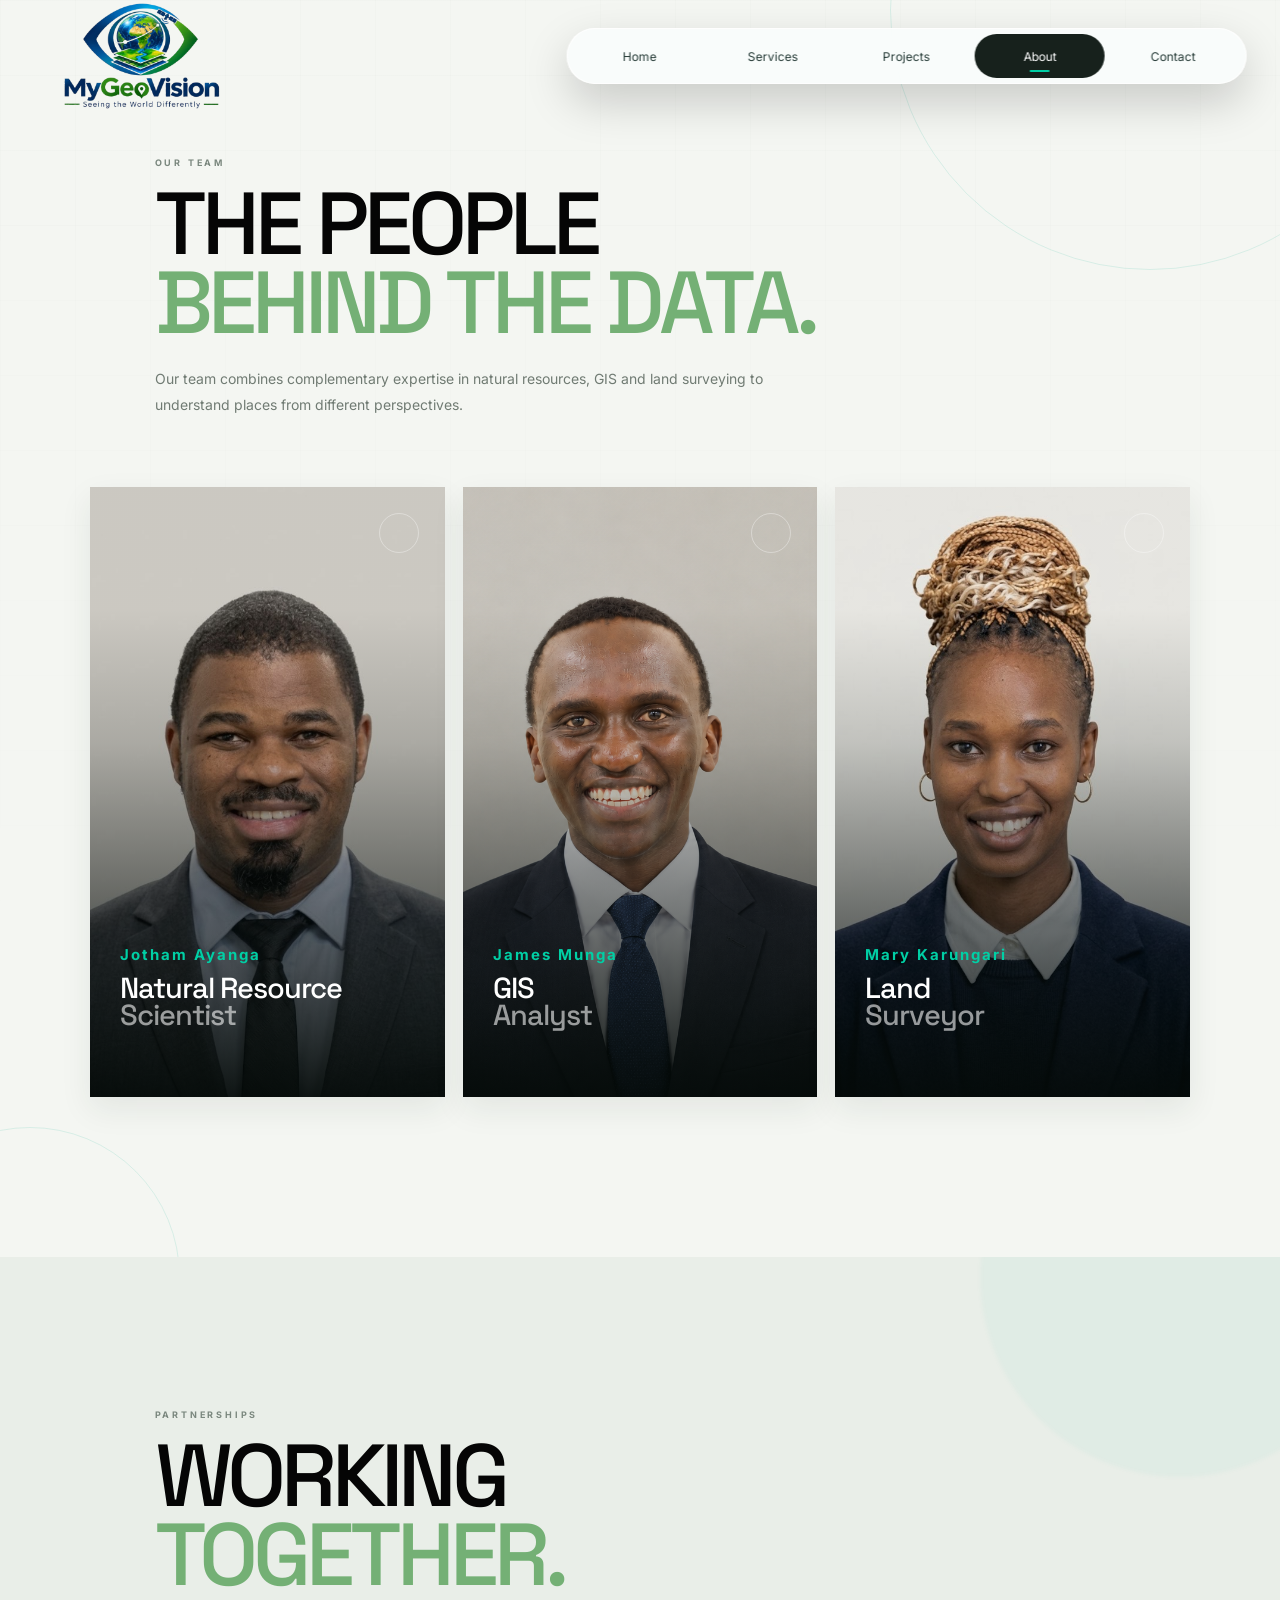
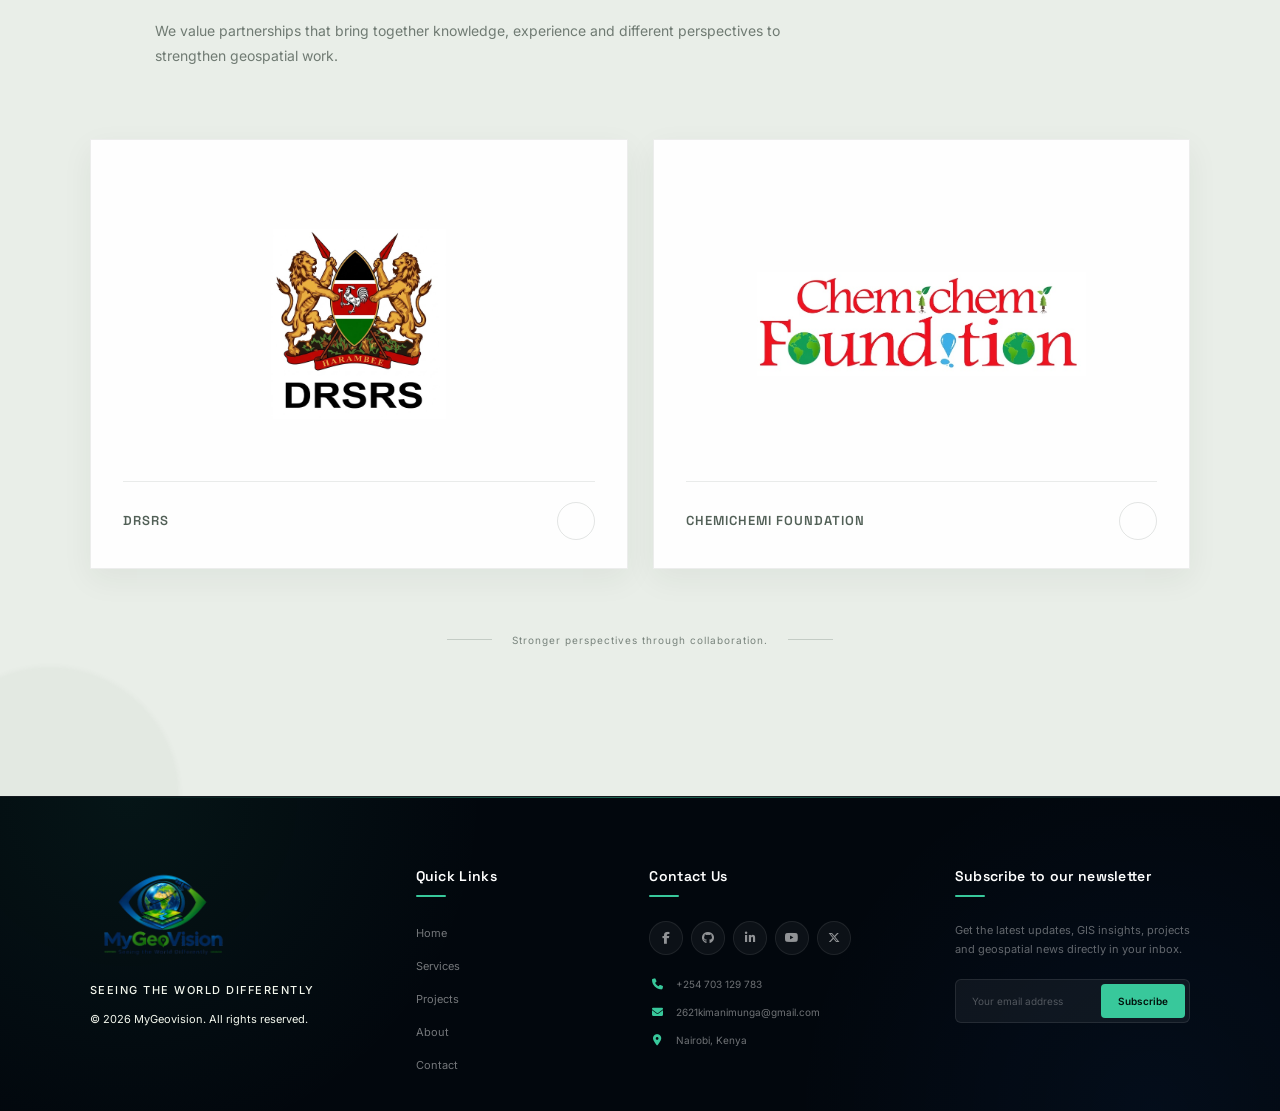
<file: about.html>
<!DOCTYPE html>
<html lang="en">

<head>

    <meta charset="UTF-8">

    <meta
        name="viewport"
        content="width=device-width, initial-scale=1.0"
    >

    <meta
        name="description"
        content="Meet the MyGeovision team and explore our partnerships."
    >

    <title>About | MyGeovision</title>


    <!-- Google Fonts -->

    <link
        rel="preconnect"
        href="https://fonts.googleapis.com"
    >

    <link
        rel="preconnect"
        href="https://fonts.gstatic.com"
        crossorigin
    >

    <link
        href="https://fonts.googleapis.com/css2?family=Inter:wght@400;500;600;700&family=Space+Grotesk:wght@400;500;600;700&display=swap"
        rel="stylesheet"
    >


    <!-- Font Awesome -->

    <link
        rel="stylesheet"
        href="https://cdnjs.cloudflare.com/ajax/libs/font-awesome/6.5.2/css/all.min.css"
        crossorigin="anonymous"
        referrerpolicy="no-referrer"
    >


    <!-- Main Website CSS -->

    <link
        rel="stylesheet"
        href="style2.css"
    >


    <!-- About Page CSS -->

    <link
        rel="stylesheet"
        href="about.css"
    >

</head>


<body>


    <!-- =====================================================
         HEADER
    ====================================================== -->

    <header class="about-header">

        <a
            href="index.html"
            class="about-logo"
        >

            <img
                src="Images/MyGeovision_Logo-removebg-preview.png"
                alt="MyGeovision"
            >

        </a>


        <nav class="about-navigation">

            <a href="index.html">
                Home
            </a>

            <a href="services.html">
                Services
            </a>

            <a href="projects.html">
                Projects
            </a>

            <a
                href="about.html"
                class="active"
            >
                About
            </a>

            <a href="contacts.html">
                Contact
            </a>

        </nav>


        <button
            class="about-menu"
            type="button"
            aria-label="Open menu"
            aria-expanded="false"
        >

            <span></span>
            <span></span>
            <span></span>

        </button>

    </header>


    <!-- =====================================================
         MOBILE NAVIGATION
    ====================================================== -->

    <nav class="about-mobile-navigation">

        <a href="index.html">
            Home
        </a>

        <a href="services.html">
            Services
        </a>

        <a href="projects.html">
            Projects
        </a>

        <a
            href="about.html"
            class="active"
        >
            About
        </a>

        <a href="contacts.html">
            Contact
        </a>

    </nav>


    <main>


        <!-- =================================================
             THE PEOPLE BEHIND THE DATA
        ================================================== -->

        <section class="people-section">


            <!-- Decorative background -->

            <div class="people-background">

                <span class="background-circle circle-one"></span>

                <span class="background-circle circle-two"></span>

                <span class="background-grid"></span>

            </div>


            <div class="people-container">


                <!-- SECTION HEADING -->

                <div class="about-heading">

                    <div class="heading-number">
                        
                    </div>


                    <div class="heading-content">

                        <span class="section-eyebrow">
                            OUR TEAM
                        </span>

                        <h1>
                            THE PEOPLE
                            <span>BEHIND THE DATA.</span>
                        </h1>

                        <p>
                            Our team combines complementary expertise
                            in natural resources, GIS and land surveying
                            to understand places from different
                            perspectives.
                        </p>

                    </div>

                </div>


                <!-- TEAM -->

                <div class="people-grid">


                    <!-- PERSON 1 -->

                    <article
                        class="person-card"
                        data-person="01"
                    >

                        <div class="person-image">

                            <img
                                src="Images/person1.png"
                                alt="Natural Resource Scientist"
                            >

                        </div>


                        <div class="person-shade"></div>


                        <div class="person-top">

                            <span>
                                
                            </span>

                            <i class="fa-solid fa-arrow-up-right"></i>

                        </div>


                        <div class="person-info">

                            <span class="person-category">
                                Jotham Ayanga
                            </span>

                            <h2>
                                Natural Resource
                                <strong>
                                    Scientist
                                </strong>
                            </h2>

                            <p>
                                Brings environmental and
                                natural-resource knowledge to
                                understanding landscapes,
                                ecosystems and the relationship
                                between people and their environment.
                            </p>


                            <!-- <div class="person-tags">

                                <span>
                                    Landscape
                                </span>

                                <span>
                                    Environment
                                </span>

                                <span>
                                    Resources
                                </span>

                            </div> -->

                        </div>

                    </article>


                    <!-- PERSON 2 -->

                    <article
                        class="person-card"
                        data-person="02"
                    >

                        <div class="person-image">

                            <img
                                src="Images/person2.png"
                                alt="GIS Analyst"
                            >

                        </div>


                        <div class="person-shade"></div>


                        <div class="person-top">

                            <span>
                                
                            </span>

                            <i class="fa-solid fa-arrow-up-right"></i>

                        </div>


                        <div class="person-info">

                            <span class="person-category">
                                James Munga
                            </span>

                            <h2>
                                GIS
                                <strong>
                                    Analyst
                                </strong>
                            </h2>

                            <p>
                                Transforms spatial data into
                                meaningful maps, analysis and
                                visual information through GIS,
                                spatial analysis and visualization.
                            </p>


                            <!-- <div class="person-tags">

                                <span>
                                    GIS
                                </span>

                                <span>
                                    Analysis
                                </span>

                                <span>
                                    Mapping
                                </span>

                            </div> -->

                        </div>

                    </article>


                    <!-- PERSON 3 -->

                    <article
                        class="person-card"
                        data-person="03"
                    >

                        <div class="person-image">

                            <img
                                src="Images/person3.png"
                                alt="Land Surveyor"
                            >

                        </div>


                        <div class="person-shade"></div>


                        <div class="person-top">

                            <span>
                                
                            </span>

                            <i class="fa-solid fa-arrow-up-right"></i>

                        </div>


                        <div class="person-info">

                            <span class="person-category">
                                Mary Karungari
                            </span>

                            <h2>
                                Land
                                <strong>
                                    Surveyor
                                </strong>
                            </h2>

                            <p>
                                Provides accurate ground-based
                                measurements and land information,
                                connecting field observations with
                                digital geospatial datasets.
                            </p>


                            <!-- <div class="person-tags">

                                <span>
                                    Land
                                </span>

                                <span>
                                    Surveying
                                </span>

                                <span>
                                    Positioning
                                </span>

                            </div> -->

                        </div>

                    </article>

                </div>

            </div>

        </section>



        <!-- =================================================
             PARTNERSHIPS
        ================================================== -->

        <section class="partnership-section">


            <!-- Simple background -->

            <div class="partnership-background">

                <span class="partnership-orb orb-one"></span>

                <span class="partnership-orb orb-two"></span>

            </div>


            <div class="partnership-container">


                <!-- HEADING -->

                <div class="about-heading partnership-heading">

                    <div class="heading-number">
                        
                    </div>


                    <div class="heading-content">

                        <span class="section-eyebrow">
                            PARTNERSHIPS
                        </span>

                        <h1>
                            WORKING
                            <span>TOGETHER.</span>
                        </h1>

                        <p>
                            We value partnerships that bring together
                            knowledge, experience and different
                            perspectives to strengthen geospatial work.
                        </p>

                    </div>

                </div>


                <!-- LOGOS -->

                <div class="partnership-grid">


                    <!-- DRSRS -->

                    <div class="partner-card">

                        <div class="partner-number">
                            
                        </div>


                        <!-- <div class="partner-label">
                            PARTNERSHIP
                        </div> -->


                        <div class="partner-logo">

                            <img
                                src="Images/DRSRS.png"
                                alt="DRSRS logo"
                            >

                        </div>


                        <div class="partner-footer">

                            <span>
                                DRSRS 
                            </span>

                            <div class="partner-arrow">

                                <i class="fa-solid fa-arrow-up-right"></i>

                            </div>

                        </div>

                    </div>



                    <!-- CHEMICHEMI -->

                    <div class="partner-card">
<!-- 
                        <div class="partner-number">
                            02
                        </div>


                        <div class="partner-label">
                            PARTNERSHIP
                        </div> -->


                        <div class="partner-logo">

                            <img
                                src="Images/Chemichemi Foundation Logo.png"
                                alt="Chemichemi logo"
                            >

                        </div>


                        <div class="partner-footer">

                            <span>
                                CHEMICHEMI FOUNDATION
                            </span>

                            <div class="partner-arrow">

                                <i class="fa-solid fa-arrow-up-right"></i>

                            </div>

                        </div>

                    </div>

                </div>


                <!-- SMALL CLOSING LINE -->

                <div class="partnership-note">

                    <span></span>

                    <p>
                        Stronger perspectives through collaboration.
                    </p>

                    <span></span>

                </div>

            </div>

        </section>

    </main>



    <!-- =====================================================
         FOOTER
    ====================================================== -->

    <footer class="footer">

        <div class="footer-container">


            <!-- BRAND -->

            <div class="footer-section footer-brand">

                <a
                    href="index.html"
                    class="footer-logo-link"
                >

                    <img
                        src="Images/MyGeovision_Logo-removebg-preview.png"
                        alt="MyGeovision"
                        class="footer-logo"
                    >

                </a>

                <p class="footer-tagline">
                    Seeing the World Differently
                </p>

                <p class="footer-copyright">
                    © 2026 MyGeovision. All rights reserved.
                </p>

            </div>


            <!-- QUICK LINKS -->

            <div class="footer-section">

                <h3>
                    Quick Links
                </h3>

                <ul class="footer-links">

                    <li>
                        <a href="index.html">
                            Home
                        </a>
                    </li>

                    <li>
                        <a href="services.html">
                            Services
                        </a>
                    </li>

                    <li>
                        <a href="projects.html">
                            Projects
                        </a>
                    </li>

                    <li>
                        <a href="about.html">
                            About
                        </a>
                    </li>

                    <li>
                        <a href="contacts.html">
                            Contact
                        </a>
                    </li>

                </ul>

            </div>


            <!-- CONTACT -->

            <div class="footer-section">

                <h3>
                    Contact Us
                </h3>


                <div class="footer-socials">

                    <a
                        href="https://www.facebook.com/profile.php?id=100085487375856"
                        target="_blank"
                        rel="noopener noreferrer"
                        class="footer-social facebook"
                        aria-label="Facebook"
                    >
                        <i class="fa-brands fa-facebook-f"></i>
                    </a>


                    <a
                        href="https://github.com/James-Munga"
                        target="_blank"
                        rel="noopener noreferrer"
                        class="footer-social github"
                        aria-label="GitHub"
                    >
                        <i class="fa-brands fa-github"></i>
                    </a>


                    <a
                        href="https://www.linkedin.com/in/james-kimani-4a7207312"
                        target="_blank"
                        rel="noopener noreferrer"
                        class="footer-social linkedin"
                        aria-label="LinkedIn"
                    >
                        <i class="fa-brands fa-linkedin-in"></i>
                    </a>


                    <a
                        href="https://www.youtube.com/@JamesKimani-w2r"
                        target="_blank"
                        rel="noopener noreferrer"
                        class="footer-social youtube"
                        aria-label="YouTube"
                    >
                        <i class="fa-brands fa-youtube"></i>
                    </a>


                    <a
                        href="https://x.com/keymani623659"
                        target="_blank"
                        rel="noopener noreferrer"
                        class="footer-social twitter"
                        aria-label="X"
                    >
                        <i class="fa-brands fa-x-twitter"></i>
                    </a>

                </div>


                <a
                    href="tel:+254703129783"
                    class="footer-contact-line"
                >

                    <i class="fa-solid fa-phone"></i>

                    <span>
                        +254 703 129 783
                    </span>

                </a>


                <a
                    href="mailto:2621kimanimunga@gmail.com"
                    class="footer-contact-line"
                >

                    <i class="fa-solid fa-envelope"></i>

                    <span>
                        2621kimanimunga@gmail.com
                    </span>

                </a>


                <div class="footer-contact-line">

                    <i class="fa-solid fa-location-dot"></i>

                    <span>
                        Nairobi, Kenya
                    </span>

                </div>

            </div>


            <!-- NEWSLETTER -->

            <div class="footer-section newsletter">

                <h3>
                    Subscribe to our newsletter
                </h3>

                <p>
                    Get the latest updates, GIS insights,
                    projects and geospatial news directly
                    in your inbox.
                </p>


                <form
                    class="newsletter-form"
                    id="newsletterForm"
                >

                    <input
                        type="email"
                        id="newsletterEmail"
                        placeholder="Your email address"
                        required
                    >

                    <button type="submit">
                        Subscribe
                    </button>

                </form>


                <div
                    class="newsletter-message"
                    id="newsletterMessage"
                >
                    Thank you for subscribing!
                </div>

            </div>

        </div>

    </footer>


    <script src="script2.js"></script>

</body>

</html>
</file>
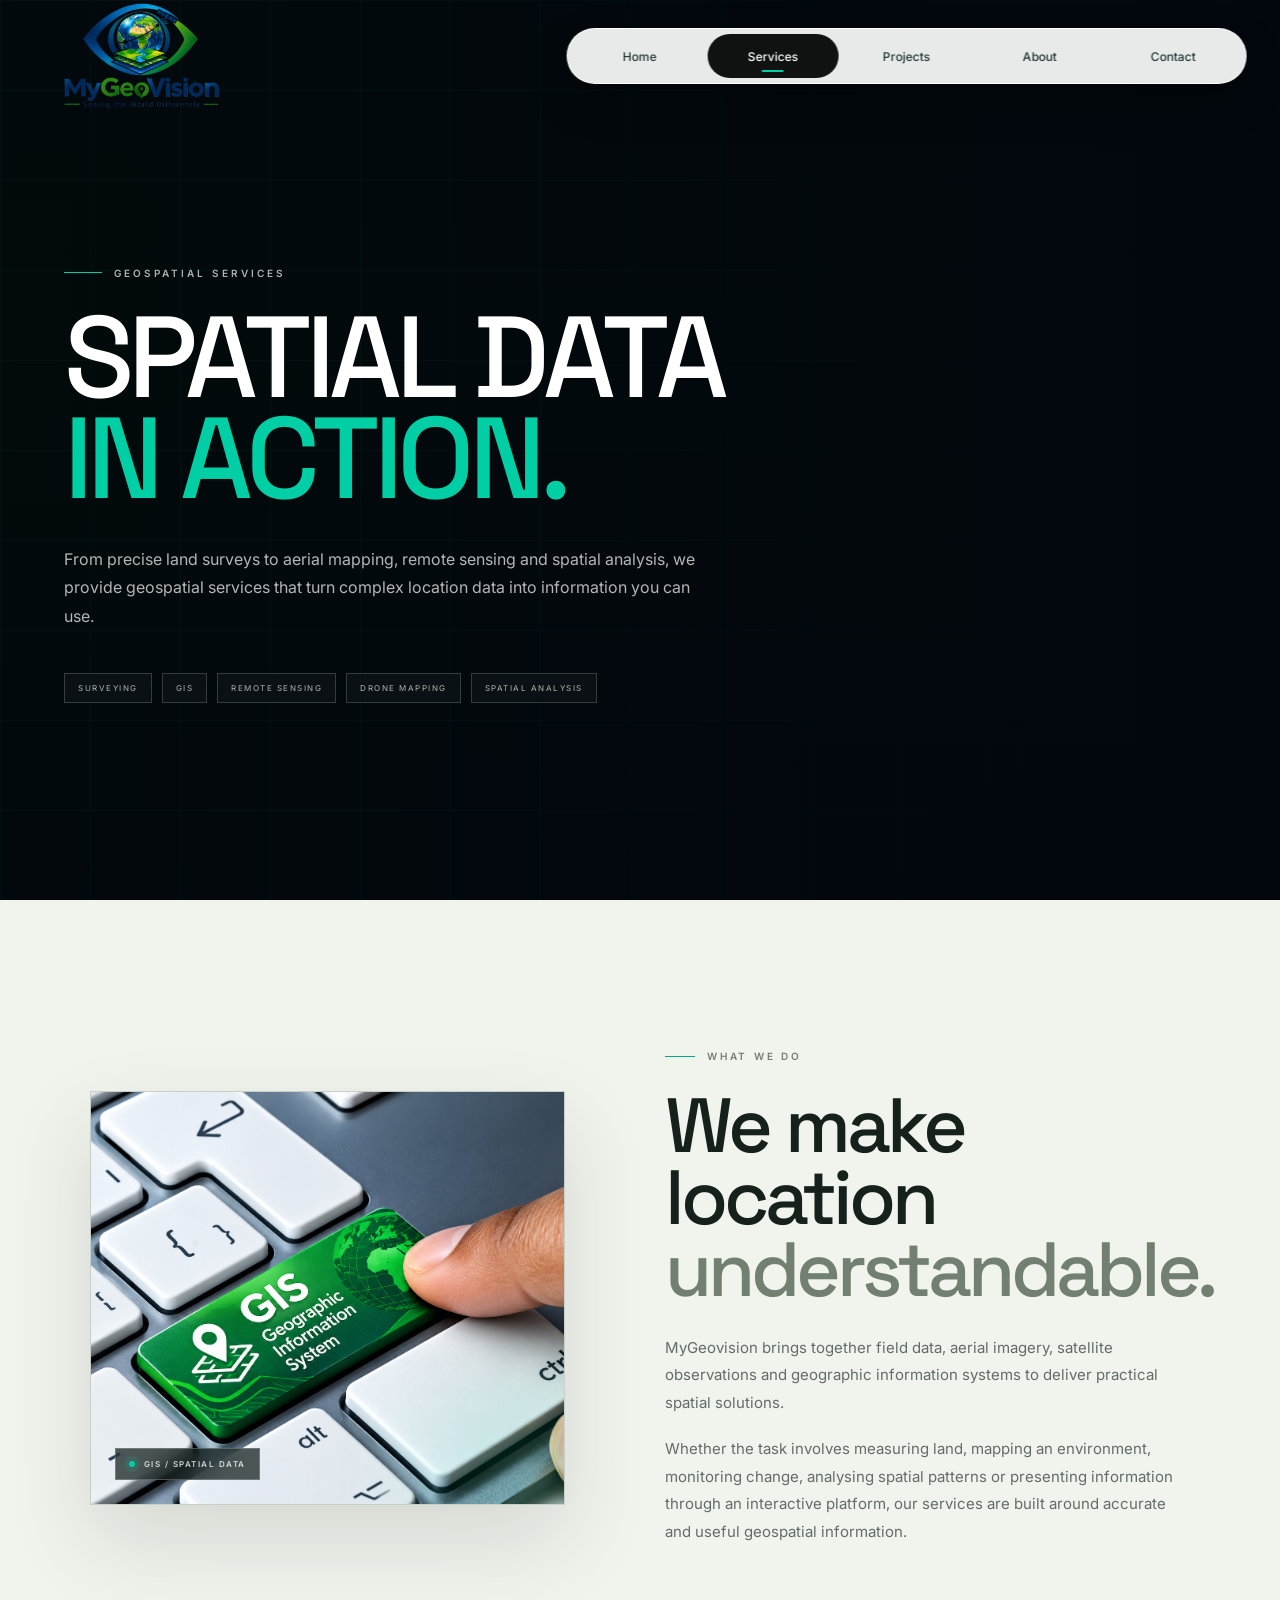
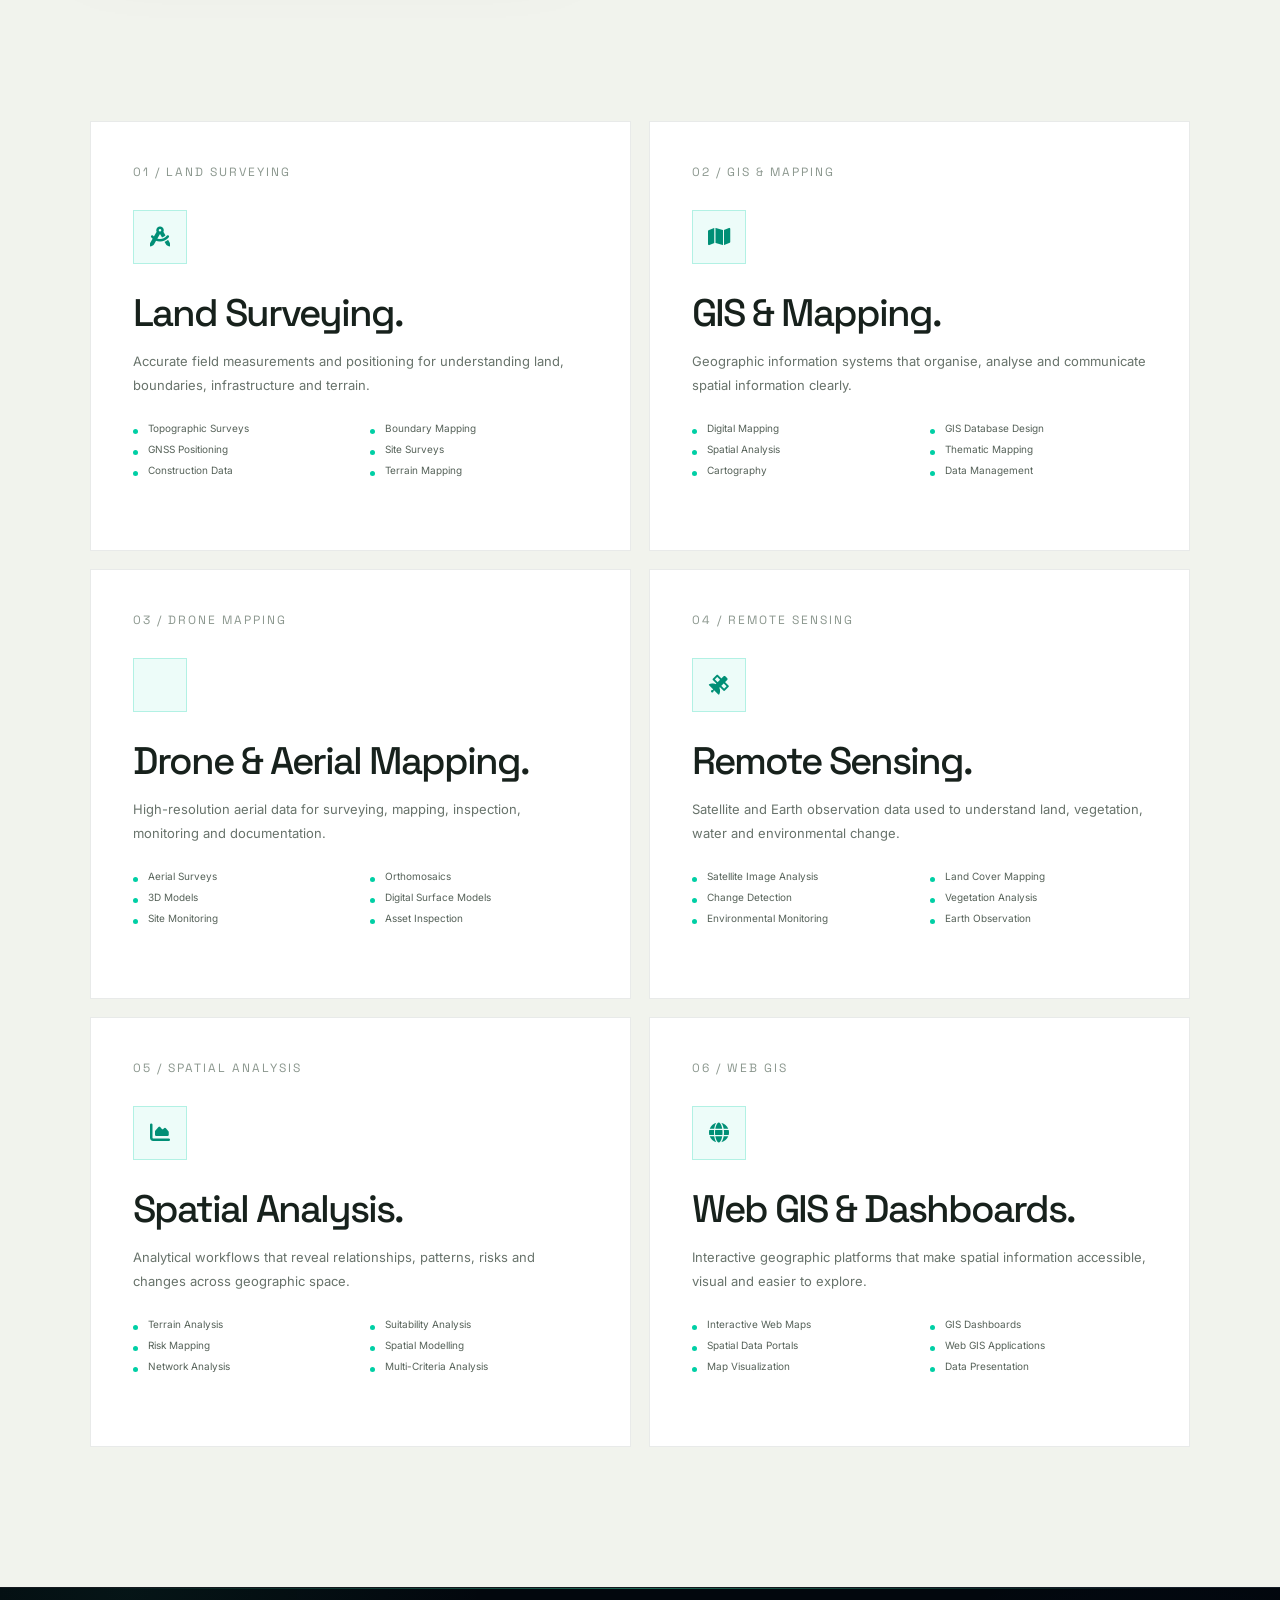
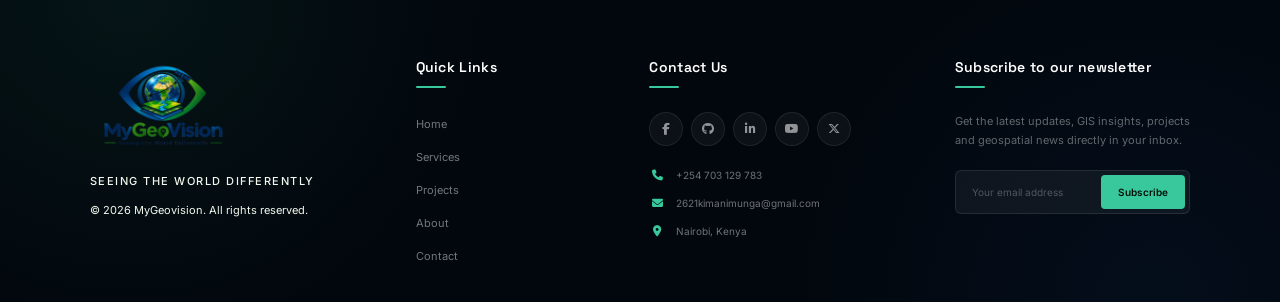
<file: services.html>
<!DOCTYPE html>

<html lang="en">

<head>

<meta charset="UTF-8">

<meta
    name="viewport"
    content="width=device-width, initial-scale=1.0"
>

<meta
    name="description"
    content="MyGeovision provides GIS, surveying, drone mapping, remote sensing, spatial analysis and geospatial data services."
>

<meta
    name="theme-color"
    content="#07110f"
>

<title>Services | MyGeovision</title>


<!-- =========================================================
     GOOGLE FONTS
========================================================== -->

<link rel="preconnect" href="https://fonts.googleapis.com">

<link
    rel="preconnect"
    href="https://fonts.gstatic.com"
    crossorigin
>

<link
    href="https://fonts.googleapis.com/css2?family=Inter:wght@400;500;600;700&family=Space+Grotesk:wght@400;500;600;700&display=swap"
    rel="stylesheet"
>


<!-- =========================================================
     FONT AWESOME
========================================================== -->

<link
    rel="stylesheet"
    href="https://cdnjs.cloudflare.com/ajax/libs/font-awesome/6.5.2/css/all.min.css"
    crossorigin="anonymous"
    referrerpolicy="no-referrer"
>


<!-- =========================================================
     GLOBAL STYLE
========================================================== -->

<link
    rel="stylesheet"
    href="style2.css"
>


<!-- =========================================================
     SERVICES STYLE
========================================================== -->

<link
    rel="stylesheet"
    href="services.css"
>

</head>

<body class="services-page">

<!-- =========================================================
     NAVIGATION
========================================================== -->

<header
    class="navbar"
    id="navbar"
>

    <a
        href="index.html"
        class="brand"
        aria-label="MyGeovision Home"
    >

        <img
            src="Images/MyGeovision_Logo-removebg-preview.png"
            alt="MyGeovision"
            class="brand-logo"
        >

    </a>


    <nav
        class="nav-pill"
        aria-label="Primary navigation"
    >

        <a href="index.html">
            Home
        </a>

        <a
            href="services.html"
            class="active"
            aria-current="page"
        >
            Services
        </a>

        <a href="projects.html">
            Projects
        </a>

        <a href="about.html">
            About
        </a>

        <a href="contact.html">
            Contact
        </a>

    </nav>


    <button
        class="menu-button"
        type="button"
        aria-label="Open navigation menu"
        aria-expanded="false"
        aria-controls="mobile-menu"
    >

        <span class="menu-icon">
            <span></span>
            <span></span>
            <span></span>
        </span>

    </button>

</header>



<!-- =========================================================
     MOBILE NAVIGATION
========================================================== -->

<nav
    class="mobile-menu"
    id="mobile-menu"
    aria-label="Mobile navigation"
>

    <a href="index.html">
        Home
    </a>

    <a
        href="services.html"
        class="active"
        aria-current="page"
    >
        Services
    </a>

    <a href="projects.html">
        Projects
    </a>

    <a href="about.html">
        About
    </a>

    <a href="contact.html">
        Contact
    </a>

</nav>



<!-- =========================================================
     MAIN CONTENT
========================================================== -->

<main>


    <!-- =====================================================
         SERVICES HERO
    ====================================================== -->

    <section class="services-hero">


        <!-- HERO BACKGROUND VIDEO -->

        <video
            class="services-hero-video"
            autoplay
            muted
            loop
            playsinline
            preload="auto"
            aria-hidden="true"
        >

            <source
                src="Video/About Background.mp4"
                type="video/mp4"
            >

        </video>


        <!-- HERO DARK OVERLAY -->

        <div
            class="services-hero-overlay"
            aria-hidden="true"
        ></div>


        <!-- SUBTLE GIS GRID -->

        <div
            class="services-hero-grid"
            aria-hidden="true"
        ></div>


        <!-- HERO CONTENT -->

        <div class="services-hero-content reveal-up">


            <div class="services-kicker">
                GEOSPATIAL SERVICES
            </div>


            <h1>
                SPATIAL DATA
                <span>IN ACTION.</span>
            </h1>


            <p class="services-hero-text">

                From precise land surveys to aerial mapping,
                remote sensing and spatial analysis, we provide
                geospatial services that turn complex location
                data into information you can use.

            </p>


            <div class="services-hero-meta">

                <span>
                    Surveying
                </span>

                <span>
                    GIS
                </span>

                <span>
                    Remote Sensing
                </span>

                <span>
                    Drone Mapping
                </span>

                <span>
                    Spatial Analysis
                </span>

            </div>


        </div>

    </section>



    <!-- =====================================================
         INTRODUCTION
    ====================================================== -->

    <section class="services-intro">


        <div class="services-intro-inner reveal-up">


            <!-- =================================================
                 GIS IMAGE
            ================================================== -->

            <div class="services-intro-visual">

                <div class="intro-image-frame">

                    <img
                        src="Images/GSI Keyboard.png"
                        alt="GIS spatial data analysis"
                        loading="lazy"
                    >


                    <div
                        class="intro-image-glow"
                        aria-hidden="true"
                    ></div>


                    <div class="intro-image-label">

                        <span></span>

                        GIS / SPATIAL DATA

                    </div>

                </div>

            </div>



            <!-- =================================================
                 INTRODUCTION TEXT
            ================================================== -->

            <div class="services-intro-content">


                <div class="services-label">
                    WHAT WE DO
                </div>


                <h2>
                    We make location
                    <span>understandable.</span>
                </h2>


                <p>

                    MyGeovision brings together field data,
                    aerial imagery, satellite observations and
                    geographic information systems to deliver
                    practical spatial solutions.

                </p>


                <p>

                    Whether the task involves measuring land,
                    mapping an environment, monitoring change,
                    analysing spatial patterns or presenting
                    information through an interactive platform,
                    our services are built around accurate and
                    useful geospatial information.

                </p>


            </div>


        </div>

    </section>



    <!-- =====================================================
         SERVICES GRID
    ====================================================== -->

    <section class="services-grid-section">


        <div class="services-grid">


            <!-- =================================================
                 SERVICE 01
            ================================================== -->

            <article class="service-card reveal-up">


                <div>


                    <div class="service-number">
                        01 / LAND SURVEYING
                    </div>


                    <div class="service-icon">

                        <i class="fa-solid fa-compass-drafting"></i>

                    </div>


                    <h3>
                        Land
                        Surveying.
                    </h3>


                    <p>

                        Accurate field measurements and
                        positioning for understanding land,
                        boundaries, infrastructure and terrain.

                    </p>


                    <ul class="service-list">

                        <li>
                            Topographic Surveys
                        </li>

                        <li>
                            Boundary Mapping
                        </li>

                        <li>
                            GNSS Positioning
                        </li>

                        <li>
                            Site Surveys
                        </li>

                        <li>
                            Construction Data
                        </li>

                        <li>
                            Terrain Mapping
                        </li>

                    </ul>


                </div>

<!-- 
                <a
                    href="contact.html"
                    class="service-link"
                >

                    Discuss a Survey

                    <i class="fa-solid fa-arrow-right"></i>

                </a> -->


            </article>



            <!-- =================================================
                 SERVICE 02
            ================================================== -->

            <article class="service-card reveal-up">


                <div>


                    <div class="service-number">
                        02 / GIS & MAPPING
                    </div>


                    <div class="service-icon">

                        <i class="fa-solid fa-map"></i>

                    </div>


                    <h3>
                        GIS &
                        Mapping.
                    </h3>


                    <p>

                        Geographic information systems that
                        organise, analyse and communicate
                        spatial information clearly.

                    </p>


                    <ul class="service-list">

                        <li>
                            Digital Mapping
                        </li>

                        <li>
                            GIS Database Design
                        </li>

                        <li>
                            Spatial Analysis
                        </li>

                        <li>
                            Thematic Mapping
                        </li>

                        <li>
                            Cartography
                        </li>

                        <li>
                            Data Management
                        </li>

                    </ul>


                </div>


                <!-- <a
                    href="contact.html"
                    class="service-link"
                >

                    Discuss a GIS Project

                    <i class="fa-solid fa-arrow-right"></i>

                </a> -->


            </article>



            <!-- =================================================
                 SERVICE 03
            ================================================== -->

            <article class="service-card reveal-up">


                <div>


                    <div class="service-number">
                        03 / DRONE MAPPING
                    </div>


                    <div class="service-icon">

                        <i class="fa-solid fa-drone"></i>

                    </div>


                    <h3>
                        Drone &
                        Aerial Mapping.
                    </h3>


                    <p>

                        High-resolution aerial data for
                        surveying, mapping, inspection,
                        monitoring and documentation.

                    </p>


                    <ul class="service-list">

                        <li>
                            Aerial Surveys
                        </li>

                        <li>
                            Orthomosaics
                        </li>

                        <li>
                            3D Models
                        </li>

                        <li>
                            Digital Surface Models
                        </li>

                        <li>
                            Site Monitoring
                        </li>

                        <li>
                            Asset Inspection
                        </li>

                    </ul>


                </div>


                <!-- <a
                    href="contact.html"
                    class="service-link"
                >

                    Plan an Aerial Survey

                    <i class="fa-solid fa-arrow-right"></i>

                </a> -->


            </article>



            <!-- =================================================
                 SERVICE 04
            ================================================== -->

            <article class="service-card reveal-up">


                <div>


                    <div class="service-number">
                        04 / REMOTE SENSING
                    </div>


                    <div class="service-icon">

                        <i class="fa-solid fa-satellite"></i>

                    </div>


                    <h3>
                        Remote
                        Sensing.
                    </h3>


                    <p>

                        Satellite and Earth observation data
                        used to understand land, vegetation,
                        water and environmental change.

                    </p>


                    <ul class="service-list">

                        <li>
                            Satellite Image Analysis
                        </li>

                        <li>
                            Land Cover Mapping
                        </li>

                        <li>
                            Change Detection
                        </li>

                        <li>
                            Vegetation Analysis
                        </li>

                        <li>
                            Environmental Monitoring
                        </li>

                        <li>
                            Earth Observation
                        </li>

                    </ul>


                </div>


                <!-- <a
                    href="contact.html"
                    class="service-link"
                >

                    Explore Remote Sensing

                    <i class="fa-solid fa-arrow-right"></i>

                </a> -->


            </article>



            <!-- =================================================
                 SERVICE 05
            ================================================== -->

            <article class="service-card reveal-up">


                <div>


                    <div class="service-number">
                        05 / SPATIAL ANALYSIS
                    </div>


                    <div class="service-icon">

                        <i class="fa-solid fa-chart-area"></i>

                    </div>


                    <h3>
                        Spatial
                        Analysis.
                    </h3>


                    <p>

                        Analytical workflows that reveal
                        relationships, patterns, risks and
                        changes across geographic space.

                    </p>


                    <ul class="service-list">

                        <li>
                            Terrain Analysis
                        </li>

                        <li>
                            Suitability Analysis
                        </li>

                        <li>
                            Risk Mapping
                        </li>

                        <li>
                            Spatial Modelling
                        </li>

                        <li>
                            Network Analysis
                        </li>

                        <li>
                            Multi-Criteria Analysis
                        </li>

                    </ul>


                </div>


                <!-- <a
                    href="contact.html"
                    class="service-link"
                >

                    Discuss Spatial Analysis

                    <i class="fa-solid fa-arrow-right"></i>

                </a> -->


            </article>



            <!-- =================================================
                 SERVICE 06
            ================================================== -->

            <article class="service-card reveal-up">


                <div>


                    <div class="service-number">
                        06 / WEB GIS
                    </div>


                    <div src="Images/MyGeovision_Logo-removebg-preview.png" class="service-icon">

                        <i class="fa-solid fa-globe"></i>

                    </div>


                    <h3>
                        Web GIS &
                        Dashboards.
                    </h3>


                    <p>

                        Interactive geographic platforms that
                        make spatial information accessible,
                        visual and easier to explore.

                    </p>


                    <ul class="service-list">

                        <li>
                            Interactive Web Maps
                        </li>

                        <li>
                            GIS Dashboards
                        </li>

                        <li>
                            Spatial Data Portals
                        </li>

                        <li>
                            Web GIS Applications
                        </li>

                        <li>
                            Map Visualization
                        </li>

                        <li>
                            Data Presentation
                        </li>

                    </ul>


                </div>

<!-- 
                <a
                    href="contact.html"
                    class="service-link"
                >

                    Build a Web GIS

                    <i class="fa-solid fa-arrow-right"></i>

                </a> -->


            </article>


        </div>

    </section>



    <!-- =====================================================
         CTA
    ====================================================== -->

    <!-- <section class="services-cta">


        <div class="services-cta-inner reveal-up">


            <h2>
                Have a spatial
                <span>challenge?</span>
            </h2>


            <a
                href="contact.html"
                class="services-cta-button"
            >

                Start a Conversation

                <i class="fa-solid fa-arrow-right"></i>

            </a>


        </div>


    </section>  -->


</main>



<!-- =========================================================
     FOOTER
========================================================== -->

<footer class="footer">


    <div class="footer-container">


        <!-- =================================================
             FOOTER BRAND
        ================================================== -->

        <div class="footer-section footer-brand">


            <a
                href="index.html"
                class="footer-logo-link"
            >

                <img
                    src="Images/MyGeovision_Logo-removebg-preview.png"
                    alt="MyGeovision"
                    class="footer-logo"
                >

            </a>


            <p class="footer-tagline">
                Seeing the World Differently
            </p>


            <p class="footer-copyright">
                © 2026 MyGeovision. All rights reserved.
            </p>


        </div>



        <!-- =================================================
             QUICK LINKS
        ================================================== -->

        <div class="footer-section">


            <h3>
                Quick Links
            </h3>


            <ul class="footer-links">

                <li>
                    <a href="index.html">
                        Home
                    </a>
                </li>

                <li>
                    <a href="services.html">
                        Services
                    </a>
                </li>

                <li>
                    <a href="projects.html">
                        Projects
                    </a>
                </li>

                <li>
                    <a href="about.html">
                        About
                    </a>
                </li>

                <li>
                    <a href="contact.html">
                        Contact
                    </a>
                </li>

            </ul>


        </div>



        <!-- =================================================
             CONTACT
        ================================================== -->

        <div class="footer-section">


            <h3>
                Contact Us
            </h3>


            <div class="footer-socials">


                <a
                    href="https://www.facebook.com/profile.php?id=100085487375856"
                    target="_blank"
                    rel="noopener noreferrer"
                    class="footer-social facebook"
                    aria-label="Facebook"
                >

                    <i class="fa-brands fa-facebook-f"></i>

                </a>


                <a
                    href="https://github.com/James-Munga"
                    target="_blank"
                    rel="noopener noreferrer"
                    class="footer-social github"
                    aria-label="GitHub"
                >

                    <i class="fa-brands fa-github"></i>

                </a>


                <a
                    href="https://www.linkedin.com/in/james-kimani-4a7207312"
                    target="_blank"
                    rel="noopener noreferrer"
                    class="footer-social linkedin"
                    aria-label="LinkedIn"
                >

                    <i class="fa-brands fa-linkedin-in"></i>

                </a>


                <a
                    href="https://www.youtube.com/@JamesKimani-w2r"
                    target="_blank"
                    rel="noopener noreferrer"
                    class="footer-social youtube"
                    aria-label="YouTube"
                >

                    <i class="fa-brands fa-youtube"></i>

                </a>


                <a
                    href="https://x.com/keymani623659"
                    target="_blank"
                    rel="noopener noreferrer"
                    class="footer-social twitter"
                    aria-label="X"
                >

                    <i class="fa-brands fa-x-twitter"></i>

                </a>


            </div>


            <a
                href="tel:+254703129783"
                class="footer-contact-line"
            >

                <i class="fa-solid fa-phone"></i>

                <span>
                    +254 703 129 783
                </span>

            </a>


            <a
                href="mailto:2621kimanimunga@gmail.com"
                class="footer-contact-line"
            >

                <i class="fa-solid fa-envelope"></i>

                <span>
                    2621kimanimunga@gmail.com
                </span>

            </a>


            <div class="footer-contact-line">

                <i class="fa-solid fa-location-dot"></i>

                <span>
                    Nairobi, Kenya
                </span>

            </div>


        </div>



        <!-- =================================================
             NEWSLETTER
        ================================================== -->

        <div class="footer-section newsletter">


            <h3>
                Subscribe to our newsletter
            </h3>


            <p>

                Get the latest updates, GIS insights,
                projects and geospatial news directly
                in your inbox.

            </p>


            <form
                class="newsletter-form"
                id="newsletterForm"
            >

                <input
                    type="email"
                    id="newsletterEmail"
                    placeholder="Your email address"
                    required
                >


                <button
                    type="submit"
                    id="newsletterButton"
                >

                    Subscribe

                </button>

            </form>


            <div
                class="newsletter-message"
                id="newsletterMessage"
            >

                Thank you for subscribing!

            </div>


        </div>


    </div>


</footer>



<!-- =========================================================
     MAIN JAVASCRIPT
========================================================== -->

<script src="script2.js"></script>



<!-- =========================================================
     SERVICES VIDEO HANDLING
========================================================== -->

<script>

    document.addEventListener(
        "DOMContentLoaded",
        function () {

            const heroVideo =
                document.querySelector(
                    ".services-hero-video"
                );


            if (!heroVideo) {
                return;
            }


            heroVideo.muted = true;


            const playVideo =
                function () {

                    const promise =
                        heroVideo.play();


                    if (
                        promise !== undefined
                    ) {

                        promise.catch(
                            function () {

                                /*
                                 * Browser autoplay
                                 * restrictions can prevent
                                 * playback until interaction.
                                 */

                            }
                        );

                    }

                };


            playVideo();


            document.addEventListener(
                "visibilitychange",
                function () {

                    if (
                        document.visibilityState ===
                        "visible"
                    ) {

                        playVideo();

                    }

                }
            );


        }
    );

</script>


</body>

</html>
</file>
<file: style2.css>
:root {
    --dark: #02070d;
    --dark-soft: #07110f;
    --cream: #f1f3ed;
    --cream-light: #f7f8f4;
    --green: #00cfa5;
    --green-dark: #006e5c;
    --text-dark: #17211c;
    --text-muted: #667168;
    --line: rgba(30, 48, 38, 0.16);
    --white: #ffffff;
}

* {
    margin: 0;
    padding: 0;
    box-sizing: border-box;
}

html {
    scroll-behavior: smooth;
    scroll-padding-top: 100px;
}

body {
    min-width: 320px;
    background: var(--dark);
    color: var(--white);
    font-family: "Inter", sans-serif;
    overflow-x: hidden;
}

body.menu-open {
    overflow: hidden;
}

a {
    text-decoration: none;
    color: inherit;
}

button {
    font: inherit;
}

img {
    max-width: 100%;
    display: block;
}

::selection {
    background: rgba(0, 207, 165, 0.3);
    color: #ffffff;
}

.hero {
    position: relative;
    width: 100%;
    height: 100vh;
    min-height: 700px;
    display: flex;
    align-items: center;
    overflow: hidden;
}

.hero-video {
    position: absolute;
    inset: 0;
    width: 100%;
    height: 100%;
    object-fit: cover;
    z-index: 0;
    background: #07110f;
}

.hero-overlay {
    position: absolute;
    inset: 0;
    z-index: 1;
    background:
        linear-gradient(
            180deg,
            rgba(3, 13, 12, 0.48),
            rgba(3, 13, 12, 0.08) 45%,
            rgba(2, 7, 13, 0.72)
        ),
        linear-gradient(
            90deg,
            rgba(3, 13, 11, 0.72),
            rgba(3, 13, 11, 0.25) 55%,
            rgba(3, 13, 11, 0.04)
        );
}

.geo-grid {
    position: absolute;
    inset: 0;
    z-index: 2;
    opacity: 0.10;
    background-image:
        linear-gradient(
            rgba(0, 212, 168, 0.4) 1px,
            transparent 1px
        ),
        linear-gradient(
            90deg,
            rgba(0, 212, 168, 0.4) 1px,
            transparent 1px
        );
    background-size: 100px 100px;
    mask-image:
        linear-gradient(
            to right,
            black 0%,
            black 35%,
            transparent 85%
        );
}

.navbar {
    position: absolute;
    top: 20px;
    left: 50%;
    transform: translateX(-50%);
    width: min(96%, 1500px);
    height: 72px;
    display: flex;
    align-items: center;
    justify-content: space-between;
    padding: 0 8px 0 20px;
    z-index: 100;
}

.brand {
    height: 100%;
    display: flex;
    align-items: center;
    padding-right: 20px;
}

.brand-logo {
    width: 190px;
    transition: transform 0.3s ease;
}

.brand:hover .brand-logo {
    transform: scale(1.04);
}

.nav-pill {
    width: 680px;
    max-width: 58vw;
    min-height: 56px;
    padding: 5px 7px;
    display: flex;
    align-items: center;
    gap: 3px;
    background: rgba(249, 252, 251, 0.93);
    border: 1px solid rgba(255, 255, 255, 0.85);
    border-radius: 999px;
    box-shadow:
        0 18px 45px rgba(0, 0, 0, 0.20),
        0 5px 15px rgba(0, 0, 0, 0.10);
    backdrop-filter: blur(22px);
}

.nav-pill a {
    position: relative;
    flex: 1;
    height: 44px;
    display: flex;
    align-items: center;
    justify-content: center;
    border-radius: 999px;
    color: #263b37;
    font-size: 12px;
    font-weight: 500;
    transition:
        background 0.25s ease,
        color 0.25s ease,
        transform 0.25s ease;
}

.nav-pill a:hover {
    background: #ffffff;
    color: var(--green-dark);
    transform: translateY(-1px);
}

.nav-pill a::after {
    content: "";
    position: absolute;
    bottom: 5px;
    left: 50%;
    width: 0;
    height: 2px;
    background: var(--green);
    border-radius: 999px;
    transform: translateX(-50%);
    transition: width 0.25s ease;
}

.nav-pill a:hover::after {
    width: 22px;
}

.menu-button {
    display: none;
    width: 46px;
    height: 46px;
    align-items: center;
    justify-content: center;
    border: 1px solid rgba(255, 255, 255, 0.7);
    border-radius: 50%;
    background: rgba(249, 252, 251, 0.92);
    color: #263b37;
    cursor: pointer;
}

.menu-icon {
    width: 19px;
    height: 15px;
    display: flex;
    flex-direction: column;
    justify-content: space-between;
}

.menu-icon span {
    width: 100%;
    height: 2px;
    border-radius: 10px;
    background: currentColor;
    transition: 0.3s ease;
}

.menu-button.is-open .menu-icon span:nth-child(1) {
    transform: translateY(6.5px) rotate(45deg);
}

.menu-button.is-open .menu-icon span:nth-child(2) {
    opacity: 0;
}

.menu-button.is-open .menu-icon span:nth-child(3) {
    transform: translateY(-6.5px) rotate(-45deg);
}

.mobile-menu {
    position: absolute;
    top: 87px;
    left: 50%;
    width: min(92%, 500px);
    padding: 7px;
    z-index: 95;
    display: flex;
    flex-direction: column;
    gap: 3px;
    background: rgba(250, 253, 252, 0.97);
    border-radius: 20px;
    box-shadow: 0 20px 50px rgba(0, 0, 0, 0.25);
    opacity: 0;
    visibility: hidden;
    pointer-events: none;
    transform: translate(-50%, -15px);
    transition: 0.3s ease;
}

.mobile-menu.is-open {
    opacity: 1;
    visibility: visible;
    pointer-events: auto;
    transform: translate(-50%, 0);
}

.mobile-menu a {
    min-height: 50px;
    padding: 0 18px;
    display: flex;
    align-items: center;
    border-radius: 14px;
    color: #263b37;
}

.mobile-menu a:hover {
    background: #ffffff;
    color: var(--green-dark);
}

.hero-content {
    position: relative;
    z-index: 10;
    width: 90%;
    max-width: 1300px;
    margin: auto;
    padding-top: 55px;
}

.hero-label {
    display: flex;
    align-items: center;
    gap: 10px;
    margin-bottom: 28px;
    color: rgba(255, 255, 255, 0.7);
    font-size: 10px;
    font-weight: 500;
    letter-spacing: 2.4px;
}

.label-dot {
    color: var(--green);
}

.hero h1 {
    max-width: 1000px;
    font-family: "Space Grotesk", sans-serif;
    font-size: clamp(60px, 8vw, 115px);
    font-weight: 600;
    line-height: 0.9;
    letter-spacing: -5px;
}

.hero h1 span {
    display: block;
    color: var(--green);
}

.hero-description {
    max-width: 560px;
    margin-top: 32px;
    color: rgba(255, 255, 255, 0.75);
    font-size: 16px;
    line-height: 1.75;
}

.hero-actions {
    display: flex;
    gap: 14px;
    margin-top: 35px;
}

.btn-primary,
.btn-secondary {
    min-height: 54px;
    padding: 0 22px;
    display: inline-flex;
    align-items: center;
    gap: 12px;
    border-radius: 4px;
    font-size: 11px;
    font-weight: 700;
    transition: 0.3s ease;
}

.btn-primary {
    background: var(--green);
    color: #02100c;
}

.btn-primary:hover,
.btn-secondary:hover {
    transform: translateY(-3px);
}

.btn-secondary {
    border: 1px solid rgba(255, 255, 255, 0.4);
    background: rgba(255, 255, 255, 0.05);
    color: #ffffff;
    backdrop-filter: blur(8px);
}

.scroll-indicator {
    position: absolute;
    bottom: 45px;
    left: 5%;
    z-index: 10;
    display: flex;
    align-items: center;
    gap: 14px;
    color: rgba(255, 255, 255, 0.55);
    font-size: 8px;
    letter-spacing: 2px;
}

.process-section {
    position: relative;
    padding: 150px 7% 100px;
    background: var(--cream);
    color: var(--text-dark);
    overflow: hidden;
}

.process-section::before {
    content: "";
    position: absolute;
    top: 0;
    right: 0;
    width: 40%;
    height: 100%;
    background:
        linear-gradient(
            90deg,
            transparent,
            rgba(91, 115, 94, 0.05)
        );
    pointer-events: none;
}

.process-intro {
    position: relative;
    z-index: 2;
    max-width: 950px;
    margin-bottom: 110px;
}

.section-kicker {
    display: flex;
    align-items: center;
    gap: 12px;
    margin-bottom: 25px;
    color: #687568;
    font-size: 10px;
    font-weight: 600;
    letter-spacing: 2.8px;
}

.process-intro h2 {
    max-width: 900px;
    font-family: "Space Grotesk", sans-serif;
    font-size: clamp(55px, 7vw, 100px);
    font-weight: 500;
    line-height: 0.92;
    letter-spacing: -5px;
}

.process-intro h2 span {
    display: block;
    color: #718071;
}

.process-intro p {
    max-width: 620px;
    margin-top: 30px;
    color: #5f6961;
    font-size: 16px;
    line-height: 1.8;
}

.process-timeline {
    position: relative;
    max-width: 1400px;
    margin: auto;
}

.process-stage {
    position: relative;
    display: grid;
    grid-template-columns: 1.1fr 0.9fr;
    gap: 7%;
    align-items: center;
    min-height: 620px;
}

.stage-right {
    grid-template-columns: 0.9fr 1.1fr;
}

.stage-right .stage-content {
    order: 1;
}

.stage-right .stage-media {
    order: 2;
}

.stage-media {
    position: relative;
    height: 590px;
    overflow: hidden;
    background: #dce2db;
    box-shadow:
        0 30px 70px rgba(30, 45, 34, 0.12);
}

.stage-media img {
    width: 100%;
    height: 100%;
    object-fit: cover;
    transition:
        transform 1.2s cubic-bezier(.2, .7, .2, 1),
        filter 0.8s ease;
}

.process-stage:hover .stage-media img {
    transform: scale(1.055);
}

.media-overlay {
    position: absolute;
    inset: 0;
    z-index: 2;
    background:
        linear-gradient(
            180deg,
            rgba(0, 0, 0, 0.05),
            transparent 45%,
            rgba(0, 0, 0, 0.55)
        );
    pointer-events: none;
}

.media-number {
    position: absolute;
    top: 25px;
    left: 25px;
    z-index: 4;
    width: 52px;
    height: 52px;
    display: flex;
    align-items: center;
    justify-content: center;
    border: 1px solid rgba(255, 255, 255, 0.5);
    color: #ffffff;
    background: rgba(0, 0, 0, 0.15);
    backdrop-filter: blur(10px);
    font-family: "Space Grotesk", sans-serif;
    font-size: 13px;
}

.media-caption {
    position: absolute;
    left: 25px;
    right: 25px;
    bottom: 25px;
    z-index: 5;
    display: flex;
    align-items: center;
    justify-content: space-between;
    color: #ffffff;
    font-size: 9px;
    font-weight: 600;
    letter-spacing: 2px;
}

.analysis-interface {
    position: absolute;
    top: 50%;
    left: 50%;
    z-index: 5;
    width: 190px;
    height: 110px;
    padding: 15px;
    border: 1px solid rgba(255, 255, 255, 0.5);
    background: rgba(3, 20, 17, 0.62);
    backdrop-filter: blur(10px);
    transform: translate(-50%, -50%);
    color: #ffffff;
    font-size: 8px;
    letter-spacing: 1.5px;
}

.analysis-interface span {
    display: inline-block;
    width: 8px;
    height: 8px;
    margin-right: 5px;
    border-radius: 50%;
    background: var(--green);
}

.analysis-interface div {
    margin-top: 22px;
}

.map-overlay {
    position: absolute;
    inset: 0;
    z-index: 4;
    pointer-events: none;
}

.map-grid {
    position: absolute;
    inset: 0;
    opacity: 0.25;
    background-image:
        linear-gradient(
            rgba(255, 255, 255, 0.4) 1px,
            transparent 1px
        ),
        linear-gradient(
            90deg,
            rgba(255, 255, 255, 0.4) 1px,
            transparent 1px
        );
    background-size: 70px 70px;
}

.map-point {
    position: absolute;
    width: 12px;
    height: 12px;
    border: 2px solid var(--green);
    border-radius: 50%;
    box-shadow:
        0 0 0 7px rgba(0, 207, 165, 0.12);
    animation: mapPulse 2.5s infinite;
}

.point-one {
    top: 32%;
    left: 38%;
}

.point-two {
    top: 57%;
    left: 67%;
    animation-delay: 0.7s;
}

.point-three {
    top: 72%;
    left: 27%;
    animation-delay: 1.3s;
}

@keyframes mapPulse {
    0%,
    100% {
        transform: scale(1);
        opacity: 1;
    }

    50% {
        transform: scale(1.4);
        opacity: 0.5;
    }
}

.stage-content {
    padding: 35px 0;
}

.stage-meta {
    display: flex;
    align-items: center;
    gap: 13px;
    margin-bottom: 28px;
    color: #738074;
    font-size: 9px;
    font-weight: 600;
    letter-spacing: 2.5px;
}

.stage-meta > span:first-child {
    color: #1f3027;
    font-family: "Space Grotesk", sans-serif;
    font-size: 13px;
}

.stage-content h3 {
    max-width: 570px;
    font-family: "Space Grotesk", sans-serif;
    font-size: clamp(45px, 5vw, 76px);
    font-weight: 500;
    line-height: 0.96;
    letter-spacing: -3.5px;
    color: #17211c;
}

.stage-content h3 span {
    display: block;
    color: #718071;
}

.stage-content p {
    max-width: 500px;
    margin-top: 30px;
    color: #626d65;
    font-size: 15px;
    line-height: 1.8;
}

.stage-tags {
    display: flex;
    flex-wrap: wrap;
    gap: 7px;
    margin-top: 28px;
}

.stage-tags span {
    padding: 8px 11px;
    border: 1px solid rgba(38, 54, 44, 0.18);
    color: #59665c;
    font-size: 8px;
    font-weight: 500;
    letter-spacing: 0.8px;
}

.stage-footer {
    display: flex;
    align-items: center;
    gap: 15px;
    margin-top: 45px;
    color: #79847b;
    font-size: 8px;
    font-weight: 600;
    letter-spacing: 1.8px;
}

.process-connector {
    position: relative;
    height: 110px;
    display: flex;
    justify-content: center;
}

.process-connector::before {
    content: "";
    width: 1px;
    height: 100%;
    background:
        linear-gradient(
            to bottom,
            transparent,
            #9ca69e,
            transparent
        );
}

.process-connector span {
    position: absolute;
    top: 50%;
    width: 7px;
    height: 7px;
    border-radius: 50%;
    background: #596b5d;
    box-shadow:
        0 0 0 7px rgba(89, 107, 93, 0.08);
}

.process-bottom {
    max-width: 1000px;
    margin: 100px auto 0;
    display: flex;
    align-items: center;
    justify-content: center;
    gap: 18px;
    color: #7a857c;
    font-size: 8px;
    font-weight: 600;
    letter-spacing: 2px;
}

.process-bottom div {
    width: 55px;
    height: 1px;
    background: #b4bbb4;
}

.dark-section {
    min-height: 75vh;
    padding: 150px 8%;
    display: flex;
    align-items: center;
    background:
        radial-gradient(
            circle at 15% 30%,
            rgba(0, 207, 165, 0.08),
            transparent 30%
        ),
        #02070d;
    border-top: 1px solid rgba(255, 255, 255, 0.06);
}

.dark-section-inner {
    max-width: 900px;
}

.dark-label {
    color: var(--green);
    font-family: monospace;
    font-size: 11px;
    letter-spacing: 2px;
}

.dark-section h2 {
    margin-top: 25px;
    font-family: "Space Grotesk", sans-serif;
    font-size: clamp(50px, 7vw, 100px);
    line-height: 0.95;
    letter-spacing: -4px;
}

.dark-section h2 span {
    display: block;
    color: var(--green);
}

.dark-section p {
    max-width: 600px;
    margin-top: 30px;
    color: rgba(255, 255, 255, 0.6);
    line-height: 1.8;
}

.contact-section {
    min-height: 80vh;
    padding: 140px 8%;
    display: flex;
    align-items: center;
    background: #eef1eb;
    color: #17211c;
}

.contact-inner {
    max-width: 1100px;
}

.contact-inner > span {
    color: #718071;
    font-size: 10px;
    font-weight: 600;
    letter-spacing: 2.5px;
}

.contact-inner h2 {
    margin-top: 25px;
    font-family: "Space Grotesk", sans-serif;
    font-size: clamp(60px, 9vw, 130px);
    line-height: 0.88;
    letter-spacing: -6px;
}

.contact-button {
    margin-top: 45px;
    min-height: 55px;
    padding: 0 25px;
    display: inline-flex;
    align-items: center;
    gap: 15px;
    background: #17211c;
    color: #ffffff;
    font-size: 11px;
    font-weight: 600;
}

.contact-button i {
    color: var(--green);
    transition: transform 0.3s ease;
}

.contact-button:hover i {
    transform: translateX(6px);
}

.footer {
    position: relative;
    width: 100%;
    padding: 70px 7% 25px;
    background:
        radial-gradient(
            circle at 10% 0%,
            rgba(48, 198, 154, 0.07),
            transparent 30%
        ),
        radial-gradient(
            circle at 90% 100%,
            rgba(30, 110, 255, 0.06),
            transparent 30%
        ),
        #02070d;
    color: rgba(255, 255, 255, 0.65);
    border-top: 1px solid rgba(255, 255, 255, 0.07);
}

.footer::before {
    content: "";
    position: absolute;
    top: 0;
    left: 7%;
    width: 86%;
    height: 1px;
    background:
        linear-gradient(
            90deg,
            transparent,
            rgba(56, 200, 155, 0.5),
            transparent
        );
}

.footer-container {
    max-width: 1400px;
    margin: 0 auto;
    display: grid;
    grid-template-columns:
        1.25fr
        0.8fr
        1.15fr
        1.15fr;
    gap: 70px;
    align-items: start;
}

.footer-section {
    min-width: 0;
}

.footer-section h3 {
    margin: 0 0 24px;
    color: #ffffff;
    font-family: "Space Grotesk", sans-serif;
    font-size: 14px;
    font-weight: 600;
    letter-spacing: 0.3px;
    position: relative;
}

.footer-section h3::after {
    content: "";
    display: block;
    width: 30px;
    height: 2px;
    margin-top: 10px;
    background: #38c89b;
    border-radius: 2px;
}

.footer-brand {
    padding-right: 20px;
}

.footer-logo-link {
    display: inline-block;
}

.footer-logo {
    width: 145px;
    height: auto;
    display: block;
    object-fit: contain;
    transition:
        transform 0.35s ease,
        filter 0.35s ease;
}

.footer-logo:hover {
    transform: translateY(-3px);
    filter:
        drop-shadow(
            0 8px 20px rgba(56, 200, 155, 0.2)
        );
}

.footer-tagline {
    margin: 16px 0 13px;
    color: hsl(87, 41%, 95%);
    font-size: 11px;
    font-weight: 500;
    letter-spacing: 1.5px;
    text-transform: uppercase;
}

.footer-copyright {
    margin: 0;
    max-width: 310px;
    font-size: 11px;
    line-height: 1.8;
    color: hsl(87, 41%, 95%);
}

.footer-links {
    list-style: none;
    margin: 0;
    padding: 0;
}

.footer-links li {
    margin-bottom: 13px;
}

.footer-links a {
    position: relative;
    color: rgba(255, 255, 255, 0.45);
    font-size: 11px;
    transition:
        color 0.3s ease,
        padding-left 0.3s ease;
}

.footer-links a::before {
    content: "";
    position: absolute;
    left: -13px;
    top: 50%;
    width: 0;
    height: 1px;
    background: #38c89b;
    transition: width 0.3s ease;
    transform: translateY(-50%);
}

.footer-links a:hover {
    color: #ffffff;
    padding-left: 13px;
}

.footer-links a:hover::before {
    width: 7px;
}

.footer-socials {
    display: flex;
    flex-wrap: wrap;
    gap: 8px;
    margin-bottom: 22px;
    max-width: 260px;
}

.footer-social {
    width: 34px;
    height: 34px;
    display: flex;
    align-items: center;
    justify-content: center;
    border-radius: 50%;
    color: rgba(255, 255, 255, 0.55);
    background: rgba(255, 255, 255, 0.045);
    border: 1px solid rgba(255, 255, 255, 0.08);
    font-size: 12px;
    transition:
        transform 0.3s ease,
        color 0.3s ease,
        background 0.3s ease,
        border-color 0.3s ease;
}

.footer-social:hover {
    transform: translateY(-4px);
    background: rgba(255, 255, 255, 0.09);
    color: #ffffff;
    border-color: rgba(255, 255, 255, 0.2);
}

.footer-social.gmail:hover {
    color: #ea4335;
}

.footer-social.phone:hover {
    color: #38c89b;
}

.footer-social.whatsapp:hover {
    color: #25d366;
}

.footer-social.facebook:hover {
    color: #1877f2;
}

.footer-social.github:hover {
    color: #ffffff;
}

.footer-social.linkedin:hover {
    color: #0a66c2;
}

.footer-social.youtube:hover {
    color: #ff0000;
}

.footer-social.twitter:hover {
    color: #ffffff;
}

.footer-contact-line {
    display: flex;
    align-items: center;
    gap: 11px;
    margin-bottom: 13px;
    color: rgba(255, 255, 255, 0.43);
    font-size: 10px;
    line-height: 1.5;
    transition: color 0.3s ease;
}

.footer-contact-line i {
    width: 16px;
    color: #38c89b;
    font-size: 11px;
    text-align: center;
}

a.footer-contact-line:hover {
    color: #ffffff;
}

.newsletter p {
    margin: 0 0 20px;
    max-width: 300px;
    font-size: 11px;
    line-height: 1.75;
    color: rgba(255, 255, 255, 0.38);
}

.newsletter-form {
    display: flex;
    width: 100%;
    max-width: 330px;
    padding: 4px;
    border-radius: 6px;
    background: rgba(255, 255, 255, 0.05);
    border: 1px solid rgba(255, 255, 255, 0.09);
    transition:
        border-color 0.3s ease,
        box-shadow 0.3s ease;
}

.newsletter-form:focus-within {
    border-color: rgba(56, 200, 155, 0.45);
    box-shadow:
        0 0 0 3px rgba(56, 200, 155, 0.06);
}

.newsletter-form input {
    flex: 1;
    min-width: 0;
    border: none;
    outline: none;
    background: transparent;
    color: #ffffff;
    padding: 11px 12px;
    font-family: inherit;
    font-size: 10px;
}

.newsletter-form input::placeholder {
    color: rgba(255, 255, 255, 0.28);
}

.newsletter-form button {
    border: none;
    outline: none;
    cursor: pointer;
    padding: 0 17px;
    border-radius: 4px;
    background: #38c89b;
    color: #02100b;
    font-family: inherit;
    font-size: 10px;
    font-weight: 600;
    transition:
        background 0.3s ease,
        transform 0.2s ease;
}

.newsletter-form button:hover {
    background: #50d8ad;
    transform: translateY(-1px);
}

.newsletter-form button:active {
    transform: translateY(0);
}

.newsletter-message {
    display: none;
    margin-top: 12px;
    color: #38c89b;
    font-size: 10px;
}

.newsletter-message.show {
    display: block;
    animation: newsletterFade 0.4s ease;
}

@keyframes newsletterFade {
    from {
        opacity: 0;
        transform: translateY(5px);
    }

    to {
        opacity: 1;
        transform: translateY(0);
    }
}

.reveal-left,
.reveal-right,
.reveal-up {
    opacity: 0;
    transition:
        opacity 1s ease,
        transform 1s cubic-bezier(.2, .7, .2, 1);
}

.reveal-left {
    transform: translateX(-90px);
}

.reveal-right {
    transform: translateX(90px);
}

.reveal-up {
    transform: translateY(60px);
}

.reveal-left.visible,
.reveal-right.visible,
.reveal-up.visible {
    opacity: 1;
    transform: translate(0);
}

@media (max-width: 1050px) {

    .footer-container {
        grid-template-columns: 1fr 1fr;
        gap: 50px 45px;
    }

    .navbar {
        width: 94%;
    }

    .brand-logo {
        width: 165px;
    }

    .nav-pill {
        width: 600px;
    }

    .hero h1 {
        font-size: clamp(55px, 9vw, 90px);
    }

    .process-section {
        padding: 120px 6% 90px;
    }

    .process-stage {
        gap: 5%;
    }

    .stage-media {
        height: 500px;
    }

    .stage-content h3 {
        font-size: clamp(42px, 5vw, 62px);
    }
}

@media (max-width: 760px) {

    .hero {
        min-height: 680px;
    }

    .navbar {
        top: 14px;
        width: 92%;
        height: 64px;
        padding: 0 7px 0 15px;
    }

    .brand-logo {
        width: 145px;
    }

    .nav-pill {
        display: none;
    }

    .menu-button {
        display: flex;
    }

    .hero-content {
        width: 88%;
        padding-top: 30px;
    }

    .hero-label {
        font-size: 8px;
        letter-spacing: 1.5px;
        flex-wrap: wrap;
    }

    .hero h1 {
        font-size: clamp(48px, 14vw, 70px);
        letter-spacing: -3px;
    }

    .hero-description {
        font-size: 14px;
        line-height: 1.65;
    }

    .hero-actions {
        flex-direction: column;
        align-items: flex-start;
    }

    .btn-primary,
    .btn-secondary {
        width: 230px;
    }

    .scroll-indicator {
        bottom: 30px;
    }

    .process-section {
        padding: 100px 6% 75px;
    }

    .process-intro {
        margin-bottom: 70px;
    }

    .process-intro h2 {
        font-size: clamp(45px, 13vw, 65px);
        letter-spacing: -3px;
    }

    .process-intro p {
        font-size: 14px;
    }

    .process-stage,
    .stage-right {
        display: flex;
        flex-direction: column;
        gap: 35px;
        min-height: auto;
    }

    .stage-right .stage-content,
    .stage-right .stage-media {
        order: initial;
    }

    .stage-media {
        width: 100%;
        height: 420px;
    }

    .stage-content {
        width: 100%;
        padding: 0;
    }

    .stage-content h3 {
        font-size: 44px;
        letter-spacing: -2.5px;
    }

    .stage-content p {
        font-size: 14px;
    }

    .process-connector {
        height: 90px;
    }

    .process-bottom {
        flex-wrap: wrap;
        gap: 10px;
        line-height: 2;
    }

    .process-bottom div {
        width: 25px;
    }

    .dark-section {
        min-height: 60vh;
        padding: 100px 7%;
    }

    .dark-section h2 {
        font-size: clamp(48px, 13vw, 70px);
        letter-spacing: -3px;
    }

    .contact-section {
        min-height: 65vh;
        padding: 100px 7%;
    }

    .contact-inner h2 {
        font-size: clamp(55px, 14vw, 80px);
        letter-spacing: -4px;
    }

    .footer {
        flex-direction: column;
        align-items: flex-start;
        gap: 10px;
    }

    .footer-container {
        grid-template-columns: 1fr;
        gap: 40px;
    }

    .footer-brand {
        padding-right: 0;
    }

    .newsletter-form {
        max-width: 100%;
    }
}

@media (max-width: 650px) {

    .footer {
        padding: 55px 7% 22px;
    }

    .footer-container {
        grid-template-columns: 1fr;
        gap: 40px;
    }

    .footer-brand {
        padding-right: 0;
    }

    .newsletter-form {
        max-width: 100%;
    }
}

@media (max-width: 430px) {

    .brand-logo {
        width: 128px;
    }

    .hero h1 {
        font-size: 46px;
    }

    .hero-description {
        font-size: 13px;
    }

    .btn-primary,
    .btn-secondary {
        width: 100%;
    }

    .stage-media {
        height: 360px;
    }

    .stage-content h3 {
        font-size: 38px;
    }

    .media-number {
        width: 45px;
        height: 45px;
        top: 18px;
        left: 18px;
    }

    .media-caption {
        left: 18px;
        right: 18px;
        bottom: 18px;
    }

    .footer {
        padding-left: 6%;
        padding-right: 6%;
    }

    .footer-logo {
        width: 125px;
    }
}

@media (prefers-reduced-motion: reduce) {

    html {
        scroll-behavior: auto;
    }

    *,
    *::before,
    *::after {
        animation-duration: 0.01ms !important;
        animation-iteration-count: 1 !important;
        transition-duration: 0.01ms !important;
    }
}



/* HOME TAB ACTIVE STATE */
/* =====================================================
   ACTIVE DESKTOP NAVIGATION
===================================================== */

.nav-pill a {
    position: relative;
}


/* Active tab background */
.nav-pill a.active {
    background: #17211c;
    color: #ffffff;
}


/* Active tab green underline */
.nav-pill a.active::after {
    content: "";

    position: absolute;

    bottom: 6px;
    left: 50%;

    width: 20px;
    height: 2px;

    transform: translateX(-50%);

    background: #00cfa5;

    border-radius: 999px;

    display: block;
}


/* =====================================================
   MOBILE ACTIVE NAVIGATION
===================================================== */



/* SERVICES PAGE */
</file>
<file: about.css>
/* =========================================================
   MYGEOVISION
   ABOUT PAGE
========================================================= */


/* =========================================================
   HEADER
========================================================= */

.about-header {

    position: absolute;

    top: 20px;
    left: 50%;

    transform: translateX(-50%);

    width: min(96%, 1500px);

    height: 72px;

    display: flex;

    align-items: center;

    justify-content: space-between;

    padding:
        0 8px 0 20px;

    z-index: 100;
}


.about-logo {

    display: flex;

    align-items: center;

    height: 100%;
}


.about-logo img {

    width: 190px;

    height: auto;

    display: block;

    transition:
        transform 0.3s ease;
}


.about-logo:hover img {

    transform:
        scale(1.04);
}


/* =========================================================
   NAVIGATION
========================================================= */

.about-navigation {

    width: 680px;

    max-width: 58vw;

    min-height: 56px;

    padding: 5px 7px;

    display: flex;

    align-items: center;

    gap: 3px;

    background:
        rgba(249,252,251,0.95);

    border:
        1px solid
        rgba(255,255,255,0.85);

    border-radius: 999px;

    box-shadow:
        0 18px 45px
        rgba(0,0,0,0.18);

    backdrop-filter:
        blur(20px);
}


.about-navigation a {

    position: relative;

    flex: 1;

    height: 44px;

    display: flex;

    align-items: center;

    justify-content: center;

    border-radius: 999px;

    color:
        #263b37;

    font-size:
        12px;

    text-decoration:
        none;

    transition:
        background 0.25s ease,
        color 0.25s ease,
        transform 0.25s ease;
}


.about-navigation a:hover {

    background:
        #ffffff;

    color:
        #008e77;

    transform:
        translateY(-1px);
}


.about-navigation a.active {

    background:
        #17211c;

    color:
        #ffffff;
}


.about-navigation a.active::after {

    content:
        "";

    position:
        absolute;

    bottom:
        6px;

    left:
        50%;

    width:
        20px;

    height:
        2px;

    transform:
        translateX(-50%);

    background:
        #00cfa5;

    border-radius:
        999px;
}


/* =========================================================
   MOBILE MENU
========================================================= */

.about-menu {

    display:
        none;

    width:
        46px;

    height:
        46px;

    align-items:
        center;

    justify-content:
        center;

    flex-direction:
        column;

    border:
        1px solid
        rgba(255,255,255,0.7);

    border-radius:
        50%;

    background:
        rgba(249,252,251,0.95);

    cursor:
        pointer;
}


.about-menu span {

    width:
        19px;

    height:
        2px;

    margin:
        3px 0;

    background:
        #263b37;

    transition:
        transform 0.3s ease;
}


.about-mobile-navigation {

    position:
        absolute;

    top:
        88px;

    left:
        50%;

    width:
        min(92%,500px);

    padding:
        7px;

    z-index:
        90;

    display:
        flex;

    flex-direction:
        column;

    gap:
        3px;

    background:
        rgba(250,253,252,0.98);

    border-radius:
        20px;

    box-shadow:
        0 20px 50px
        rgba(0,0,0,0.25);

    opacity:
        0;

    visibility:
        hidden;

    pointer-events:
        none;

    transform:
        translate(-50%,-15px);

    transition:
        opacity 0.3s ease,
        transform 0.3s ease,
        visibility 0.3s ease;
}


.about-mobile-navigation.open {

    opacity:
        1;

    visibility:
        visible;

    pointer-events:
        auto;

    transform:
        translate(-50%,0);
}


.about-mobile-navigation a {

    min-height:
        50px;

    padding:
        0 18px;

    display:
        flex;

    align-items:
        center;

    border-radius:
        14px;

    color:
        #263b37;

    font-size:
        13px;

    text-decoration:
        none;
}


.about-mobile-navigation a:hover,
.about-mobile-navigation a.active {

    background:
        #ffffff;

    color:
        #008e77;
}


/* =========================================================
   COMMON SECTION HEADING
========================================================= */

.about-heading {

    max-width:
        1400px;

    margin:
        0 auto 70px;

    display:
        grid;

    grid-template-columns:
        45px 1fr;

    gap:
        20px;
}


/* =========================================================
   SECTION NUMBER
========================================================= */

.heading-number {

    padding-top:
        4px;

    color:
        #00a989;

    font-family:
        "Space Grotesk",
        sans-serif;

    font-size:
        14px;

    font-weight:
        600;
}


/* =========================================================
   SECTION LABEL
========================================================= */

.section-eyebrow {

    display:
        inline-block;

    color:
        #7a877e;

    font-size:
        9px;

    font-weight:
        700;

    letter-spacing:
        2.8px;
}


/* =========================================================
   MAIN HEADING
========================================================= */

.heading-content h1 {

    margin-top:
        14px;

    font-family:
        "Space Grotesk",
        sans-serif;

    font-size:
        clamp(50px,7vw,88px);

    font-weight:
        500;

    line-height:
        0.9;

    letter-spacing:
        -5px;

    color:
        #050505;
}


/* =========================================================
   SECOND HEADING LINE
========================================================= */

.heading-content h1 span {

    display:
        block;

    color:
        #74b075;
}


/* =========================================================
   DESCRIPTION
========================================================= */

.heading-content p {

    max-width:
        650px;

    margin-top:
        24px;

    color:
        #707b73;

    font-size:
        14px;

    line-height:
        1.8;
}

/* =========================================================
   PEOPLE SECTION
========================================================= */

.people-section {

    position:
        relative;

    padding:
        150px 7%
        160px;

    overflow:
        hidden;

    background:
        #f4f6f2;
}


.people-background {

    position:
        absolute;

    inset:
        0;

    pointer-events:
        none;
}


.background-grid {

    position:
        absolute;

    inset:
        0;

    opacity:
        0.35;

    background-image:
        linear-gradient(
            rgba(35,62,50,0.045) 1px,
            transparent 1px
        ),
        linear-gradient(
            90deg,
            rgba(35,62,50,0.045) 1px,
            transparent 1px
        );

    background-size:
        75px 75px;

    mask-image:
        linear-gradient(
            to bottom,
            black,
            transparent 85%
        );
}


.background-circle {

    position:
        absolute;

    border:
        1px solid
        rgba(0,169,137,0.12);

    border-radius:
        50%;
}


.circle-one {

    width:
        520px;

    height:
        520px;

    top:
        -250px;

    right:
        -130px;

    animation:
        floatCircle 12s ease-in-out infinite;
}


.circle-two {

    width:
        300px;

    height:
        300px;

    bottom:
        -170px;

    left:
        -120px;

    animation:
        floatCircle 15s ease-in-out infinite reverse;
}


@keyframes floatCircle {

    0%,
    100% {
        transform:
            translate(0,0);
    }

    50% {
        transform:
            translate(15px,-20px);
    }
}


.people-container {

    position:
        relative;

    z-index:
        2;

    max-width:
        1450px;

    margin:
        auto;
}


/* =========================================================
   TEAM GRID
========================================================= */

.people-grid {

    display:
        grid;

    grid-template-columns:
        repeat(3,1fr);

    gap:
        18px;
}


.person-card {

    position:
        relative;

    height:
        610px;

    overflow:
        hidden;

    background:
        #15201b;

    cursor:
        pointer;

    box-shadow:
        0 12px 30px
        rgba(25,45,35,0.08);

    transition:
        transform 0.5s cubic-bezier(
            0.16,1,0.3,1
        ),
        box-shadow 0.5s ease;
}


.person-card:hover {

    transform:
        translateY(-10px);

    box-shadow:
        0 30px 65px
        rgba(25,45,35,0.17);
}


.person-image {

    position:
        absolute;

    inset:
        0;

    overflow:
        hidden;
}


.person-image img {

    width:
        100%;

    height:
        100%;

    object-fit:
        cover;

    transition:
        transform 1s cubic-bezier(
            0.16,1,0.3,1
        ),
        filter 0.6s ease;
}


.person-card:hover
.person-image img {

    transform:
        scale(1.09);

    filter:
        saturate(1.08);
}


.person-shade {

    position:
        absolute;

    inset:
        0;

    background:
        linear-gradient(
            180deg,
            rgba(4,10,8,0.02) 20%,
            rgba(4,10,8,0.18) 42%,
            rgba(4,10,8,0.94) 100%
        );
}


.person-top {

    position:
        absolute;

    top:
        26px;

    left:
        26px;

    right:
        26px;

    z-index:
        5;

    display:
        flex;

    align-items:
        center;

    justify-content:
        space-between;

    color:
        rgba(255,255,255,0.72);

    font-family:
        "Space Grotesk",
        sans-serif;

    font-size:
        11px;
}


.person-top i {

    width:
        40px;

    height:
        40px;

    display:
        flex;

    align-items:
        center;

    justify-content:
        center;

    border:
        1px solid
        rgba(255,255,255,0.35);

    border-radius:
        50%;

    font-size:
        10px;

    transition:
        background 0.35s ease,
        color 0.35s ease,
        transform 0.35s ease;
}


.person-card:hover
.person-top i {

    background:
        #00cfa5;

    color:
        #071713;

    transform:
        rotate(45deg);
}


.person-info {

    position:
        absolute;

    left:
        30px;

    right:
        30px;

    bottom:
        30px;

    z-index:
        5;

    transform:
        translateY(36px);

    transition:
        transform 0.55s cubic-bezier(
            0.16,1,0.3,1
        );
}


.person-card:hover
.person-info {

    transform:
        translateY(0);
}


.person-category {

    color:
        #00cfa5;

    font-size:
        15px;

    font-weight:
        700;

    letter-spacing:
        2px;
}


.person-info h2 {

    margin-top:
        10px;

    color:
        #ffffff;

    font-family:
        "Space Grotesk",
        sans-serif;

    font-size:
        29px;

    font-weight:
        500;

    line-height:
        0.95;

    letter-spacing:
        -1px;
}


.person-info h2 strong {

    display:
        block;

    color:
        rgba(255,255,255,0.58);

    font-weight:
        500;
}


.person-info p {

    max-width:
        450px;

    margin-top:
        18px;

    color:
        rgba(255,255,255,0.72);

    font-size:
        11px;

    line-height:
        1.7;

    opacity:
        0;

    transform:
        translateY(15px);

    transition:
        opacity 0.4s ease 0.05s,
        transform 0.4s ease 0.05s;
}


.person-card:hover
.person-info p {

    opacity:
        1;

    transform:
        translateY(0);
}


.person-tags {

    margin-top:
        17px;

    display:
        flex;

    flex-wrap:
        wrap;

    gap:
        6px;

    opacity:
        0;

    transform:
        translateY(10px);

    transition:
        opacity 0.4s ease 0.12s,
        transform 0.4s ease 0.12s;
}


.person-card:hover
.person-tags {

    opacity:
        1;

    transform:
        translateY(0);
}


.person-tags span {

    padding:
        6px 9px;

    border:
        1px solid
        rgba(255,255,255,0.17);

    color:
        rgba(255,255,255,0.58);

    font-size:
        7px;

    letter-spacing:
        0.8px;
}


/* =========================================================
   PARTNERSHIPS
========================================================= */

.partnership-section {

    position:
        relative;

    padding:
        145px 7%
        150px;

    overflow:
        hidden;

    background:
        #e9eee8;
}


.partnership-background {

    position:
        absolute;

    inset:
        0;

    pointer-events:
        none;
}


.partnership-orb {

    position:
        absolute;

    border-radius:
        50%;

    filter:
        blur(2px);

    opacity:
        0.55;
}


.orb-one {

    width:
        400px;

    height:
        400px;

    top:
        -180px;

    right:
        -100px;

    background:
        rgba(0,169,137,0.07);

    animation:
        orbFloat 11s ease-in-out infinite;
}


.orb-two {

    width:
        260px;

    height:
        260px;

    bottom:
        -130px;

    left:
        -80px;

    background:
        rgba(70,100,80,0.07);

    animation:
        orbFloat 14s ease-in-out infinite reverse;
}


@keyframes orbFloat {

    0%,
    100% {
        transform:
            translate(0,0);
    }

    50% {
        transform:
            translate(20px,-15px);
    }
}


.partnership-container {

    position:
        relative;

    z-index:
        2;

    max-width:
        1400px;

    margin:
        auto;
}


.partnership-grid {

    max-width:
        1180px;

    margin:
        0 auto;

    display:
        grid;

    grid-template-columns:
        repeat(2,1fr);

    gap:
        25px;
}


.partner-card {

    position:
        relative;

    min-height:
        430px;

    padding:
        28px 32px;

    display:
        flex;

    flex-direction:
        column;

    justify-content:
        space-between;

    background:
        rgba(255,255,255,0.94);

    border:
        1px solid
        rgba(25,45,35,0.08);

    overflow:
        hidden;

    box-shadow:
        0 10px 30px
        rgba(30,50,40,0.06);

    transition:
        transform 0.5s cubic-bezier(
            0.16,1,0.3,1
        ),
        box-shadow 0.5s ease,
        border-color 0.4s ease;
}


.partner-card::before {

    content:
        "";

    position:
        absolute;

    top:
        0;

    left:
        0;

    width:
        0;

    height:
        3px;

    background:
        #00cfa5;

    transition:
        width 0.5s ease;
}


.partner-card:hover::before {

    width:
        100%;
}


.partner-card:hover {

    transform:
        translateY(-10px);

    border-color:
        rgba(0,169,137,0.3);

    box-shadow:
        0 30px 65px
        rgba(30,50,40,0.13);
}


.partner-number {

    position:
        absolute;

    top:
        27px;

    right:
        30px;

    color:
        #a0aaa3;

    font-family:
        "Space Grotesk",
        sans-serif;

    font-size:
        11px;
}


.partner-label {

    color:
        #00a989;

    font-size:
        8px;

    font-weight:
        700;

    letter-spacing:
        2px;
}


.partner-logo {

    flex:
        1;

    min-height:
        280px;

    padding:
        35px;

    display:
        flex;

    align-items:
        center;

    justify-content:
        center;
}


.partner-logo img {

    display:
        block;

    width:
        auto;

    height:
        auto;

    max-width:
        82%;

    max-height:
        190px;

    object-fit:
        contain;

    opacity:
        1;

    filter:
        none;

    transition:
        transform 0.55s cubic-bezier(
            0.16,1,0.3,1
        );
}


.partner-card:hover
.partner-logo img {

    transform:
        scale(1.08);
}


.partner-footer {

    padding-top:
        20px;

    display:
        flex;

    align-items:
        center;

    justify-content:
        space-between;

    border-top:
        1px solid
        rgba(25,45,35,0.09);
}


.partner-footer span {

    color:
        #526057;

    font-family:
        "Space Grotesk",
        sans-serif;

    font-size:
        13px;

    font-weight:
        600;

    letter-spacing:
        1px;
}


.partner-arrow {

    width:
        38px;

    height:
        38px;

    display:
        flex;

    align-items:
        center;

    justify-content:
        center;

    border:
        1px solid
        rgba(25,45,35,0.12);

    border-radius:
        50%;

    color:
        #526057;

    transition:
        background 0.35s ease,
        color 0.35s ease,
        transform 0.35s ease;
}


.partner-card:hover
.partner-arrow {

    background:
        #00cfa5;

    color:
        #071713;

    transform:
        rotate(45deg);
}


.partnership-note {

    max-width:
        800px;

    margin:
        65px auto 0;

    display:
        flex;

    align-items:
        center;

    gap:
        20px;

    justify-content:
        center;
}


.partnership-note span {

    width:
        45px;

    height:
        1px;

    background:
        rgba(30,50,40,0.18);
}


.partnership-note p {

    color:
        #78837c;

    font-size:
        10px;

    letter-spacing:
        1px;

    text-align:
        center;
}


/* =========================================================
   RESPONSIVE
========================================================= */

@media (max-width: 1050px) {

    .about-heading {

        grid-template-columns:
            1fr;

        gap:
            20px;
    }


    .people-grid {

        grid-template-columns:
            1fr;

        max-width:
            650px;

        margin:
            auto;
    }


    .person-card {

        height:
            590px;
    }

}


@media (max-width: 760px) {

    .about-header {

        top:
            14px;

        width:
            92%;

        height:
            64px;

        padding:
            0 7px 0 15px;
    }


    .about-logo img {

        width:
            145px;
    }


    .about-navigation {

        display:
            none;
    }


    .about-menu {

        display:
            flex;
    }


    .people-section,
    .partnership-section {

        padding:
            105px 6%
            110px;
    }


    .heading-content h1 {

        font-size:
            clamp(45px,12vw,68px);

        letter-spacing:
            -3px;
    }


    .person-card {

        height:
            550px;
    }


    .person-info {

        transform:
            translateY(0);
    }


    .person-info p,
    .person-tags {

        opacity:
            1;

        transform:
            translateY(0);
    }


    .partnership-grid {

        grid-template-columns:
            1fr;
    }


    .partner-card {

        min-height:
            390px;
    }


    .partner-logo {

        min-height:
            245px;

        padding:
            25px;
    }


    .partner-logo img {

        max-width:
            88%;

        max-height:
            175px;
    }

}


@media (max-width: 430px) {

    .about-logo img {

        width:
            130px;
    }


    .person-card {

        height:
            520px;
    }


    .person-info {

        left:
            22px;

        right:
            22px;

        bottom:
            22px;
    }


    .person-info h2 {

        font-size:
            25px;
    }


    .partner-card {

        min-height:
            350px;

        padding:
            22px;
    }


    .partner-logo {

        min-height:
            215px;
    }


    .partner-logo img {

        max-width:
            90%;

        max-height:
            155px;
    }


    .partnership-note {

        gap:
            10px;
    }


    .partnership-note span {

        width:
            25px;
    }

}


/* =========================================================
   REDUCED MOTION
========================================================= */

@media (prefers-reduced-motion: reduce) {

    *,
    *::before,
    *::after {

        animation-duration:
            0.01ms !important;

        animation-iteration-count:
            1 !important;

        transition-duration:
            0.01ms !important;
    }

}
</file>
<file: services.css>
/* =========================================================
   MYGEOVISION
   SERVICES PAGE
   SERVICES.CSS
========================================================= */


/* =========================================================
   SERVICES PAGE
========================================================= */

.services-page {
    background: #f1f3ed;
    color: #17211c;
}


/* =========================================================
   SERVICES HERO
========================================================= */

.services-hero {
    position: relative;
    min-height: 100vh;
    width: 100%;
    display: flex;
    align-items: center;
    overflow: hidden;
    background: #02070d;
    color: #ffffff;
}


/* =========================================================
   HERO VIDEO
========================================================= */

.services-hero-video {
    position: absolute;
    inset: 0;

    width: 100%;
    height: 100%;

    object-fit: cover;

    z-index: 0;

    background: #02070d;
}


/* =========================================================
   HERO VIDEO OVERLAY
========================================================= */

.services-hero-overlay {
    position: absolute;
    inset: 0;

    z-index: 1;

    background:
        linear-gradient(
            180deg,
            rgba(2, 7, 13, 0.48) 0%,
            rgba(2, 7, 13, 0.20) 42%,
            rgba(2, 7, 13, 0.72) 100%
        ),
        linear-gradient(
            90deg,
            rgba(2, 12, 10, 0.78) 0%,
            rgba(2, 12, 10, 0.42) 45%,
            rgba(2, 7, 13, 0.12) 100%
        );

    pointer-events: none;
}


/* =========================================================
   HERO GIS GRID
========================================================= */

.services-hero-grid {
    position: absolute;
    inset: 0;

    z-index: 2;

    opacity: 0.08;

    background-image:
        linear-gradient(
            rgba(0, 207, 165, 0.5) 1px,
            transparent 1px
        ),
        linear-gradient(
            90deg,
            rgba(0, 207, 165, 0.5) 1px,
            transparent 1px
        );

    background-size: 90px 90px;

    mask-image:
        linear-gradient(
            to right,
            black 0%,
            black 35%,
            transparent 85%
        );

    pointer-events: none;
}


/* =========================================================
   HERO CONTENT
========================================================= */

.services-hero-content {
    position: relative;

    z-index: 5;

    width: 90%;
    max-width: 1300px;

    margin: 0 auto;

    padding-top: 70px;
}


/* =========================================================
   HERO KICKER
========================================================= */

.services-kicker {
    display: flex;
    align-items: center;

    gap: 12px;

    margin-bottom: 28px;

    color: rgba(255, 255, 255, 0.68);

    font-size: 10px;
    font-weight: 600;

    letter-spacing: 3px;
}


.services-kicker::before {
    content: "";

    width: 38px;
    height: 1px;

    background: #00cfa5;
}


/* =========================================================
   HERO HEADING
========================================================= */

.services-hero h1 {
    max-width: 1000px;

    margin: 0;

    font-family: "Space Grotesk", sans-serif;

    font-size: clamp(
        60px,
        9vw,
        125px
    );

    font-weight: 500;

    line-height: 0.88;

    letter-spacing: -6px;
}


.services-hero h1 span {
    display: block;

    color: #00cfa5;
}


/* =========================================================
   HERO DESCRIPTION
========================================================= */

.services-hero-text {
    max-width: 650px;

    margin-top: 35px;

    color: rgba(255, 255, 255, 0.70);

    font-size: 16px;

    line-height: 1.8;
}


/* =========================================================
   HERO SERVICE TAGS
========================================================= */

.services-hero-meta {
    display: flex;
    flex-wrap: wrap;

    gap: 10px;

    margin-top: 42px;
}


.services-hero-meta span {
    padding: 9px 13px;

    border: 1px solid rgba(
        255,
        255,
        255,
        0.18
    );

    background: rgba(
        255,
        255,
        255,
        0.035
    );

    color: rgba(
        255,
        255,
        255,
        0.68
    );

    font-size: 8px;

    letter-spacing: 1.5px;

    text-transform: uppercase;

    backdrop-filter: blur(8px);

    transition:
        background 0.3s ease,
        border-color 0.3s ease,
        transform 0.3s ease;
}


.services-hero-meta span:hover {
    background: rgba(
        0,
        207,
        165,
        0.12
    );

    border-color: rgba(
        0,
        207,
        165,
        0.45
    );

    transform: translateY(-2px);
}


/* =========================================================
   SERVICES INTRODUCTION
========================================================= */

.services-intro {
    position: relative;

    padding:
        130px
        7%
        120px;

    background: #f1f3ed;

    overflow: hidden;
}


/* =========================================================
   INTRO INNER
========================================================= */

.services-intro-inner {
    position: relative;

    max-width: 1350px;

    margin: 0 auto;

    display: grid;

    grid-template-columns:
        minmax(420px, 0.95fr)
        minmax(480px, 1.05fr);

    gap: 100px;

    align-items: center;
}


/* =========================================================
   INTRO VISUAL
========================================================= */

.services-intro-visual {
    position: relative;

    min-width: 0;

    display: flex;

    align-items: center;
    justify-content: flex-start;
}


/* =========================================================
   IMAGE FRAME
========================================================= */

.intro-image-frame {
    position: relative;

    width: min(
        100%,
        610px
    );

    aspect-ratio: 1.15 / 1;

    overflow: hidden;

    background: #dfe5de;

    border:
        1px solid
        rgba(
            30,
            48,
            38,
            0.12
        );

    box-shadow:
        0 35px 80px
        rgba(
            30,
            45,
            34,
            0.13
        );

    transform:
        translate3d(0, 0, 0);

    transition:
        transform 0.6s
        cubic-bezier(
            .2,
            .75,
            .2,
            1
        ),
        box-shadow 0.6s ease;
}


.intro-image-frame:hover {
    transform:
        translate3d(
            0,
            -10px,
            0
        );

    box-shadow:
        0 45px 95px
        rgba(
            30,
            45,
            34,
            0.18
        );
}


/* =========================================================
   KEYBOARD IMAGE
========================================================= */

.intro-image-frame img {
    width: 100%;
    height: 100%;

    display: block;

    object-fit: cover;

    transform:
        scale(1.02);

    transition:
        transform 1s
        cubic-bezier(
            .2,
            .7,
            .2,
            1
        ),
        filter 0.7s ease;
}


.intro-image-frame:hover img {
    transform:
        scale(1.055)
        translate3d(
            0,
            -4px,
            0
        );

    filter:
        saturate(1.04)
        contrast(1.02);
}


/* =========================================================
   IMAGE GREEN GLOW
========================================================= */

.intro-image-glow {
    position: absolute;

    width: 220px;
    height: 220px;

    right: -90px;
    bottom: -100px;

    border-radius: 50%;

    background:
        rgba(
            0,
            207,
            165,
            0.20
        );

    filter: blur(60px);

    pointer-events: none;

    transition:
        transform 0.8s ease;
}


.intro-image-frame:hover
.intro-image-glow {
    transform:
        scale(1.25);
}


/* =========================================================
   IMAGE LABEL
========================================================= */

.intro-image-label {
    position: absolute;

    left: 24px;
    bottom: 24px;

    z-index: 4;

    display: flex;

    align-items: center;

    gap: 9px;

    padding:
        10px
        13px;

    border:
        1px solid
        rgba(
            255,
            255,
            255,
            0.22
        );

    background:
        rgba(
            3,
            15,
            13,
            0.68
        );

    color:
        rgba(
            255,
            255,
            255,
            0.78
        );

    font-family: "Inter", sans-serif;

    font-size: 8px;

    font-weight: 600;

    letter-spacing: 1.5px;

    backdrop-filter:
        blur(12px);
}


.intro-image-label span {
    width: 6px;
    height: 6px;

    border-radius: 50%;

    background:
        #00cfa5;

    box-shadow:
        0 0 0 5px
        rgba(
            0,
            207,
            165,
            0.12
        );
}


/* =========================================================
   INTRO CONTENT
========================================================= */

.services-intro-content {
    position: relative;

    max-width: 720px;

    padding:
        20px
        0;
}


/* =========================================================
   INTRO LABEL
========================================================= */

.services-label {
    display: flex;

    align-items: center;

    gap: 12px;

    margin-bottom: 27px;

    color: #718071;

    font-size: 10px;

    font-weight: 600;

    letter-spacing: 2.8px;
}


.services-label::before {
    content: "";

    width: 30px;
    height: 1px;

    background:
        #00a989;
}


/* =========================================================
   INTRO HEADING
========================================================= */

.services-intro h2 {
    max-width: 720px;

    margin: 0;

    font-family:
        "Space Grotesk",
        sans-serif;

    font-size:
        clamp(
            48px,
            6vw,
            82px
        );

    font-weight: 500;

    line-height: 0.94;

    letter-spacing: -4px;

    color: #17211c;
}


.services-intro h2 span {
    display: block;

    color: #718071;
}


/* =========================================================
   INTRO PARAGRAPHS
========================================================= */

.services-intro p {
    max-width: 620px;

    margin-top: 28px;

    color: #626d65;

    font-size: 15px;

    line-height: 1.85;
}


.services-intro p + p {
    margin-top: 18px;
}


/* =========================================================
   SERVICE GRID
========================================================= */

.services-grid-section {
    padding:
        35px
        7%
        140px;

    background:
        #f1f3ed;
}


.services-grid {
    max-width: 1250px;

    margin: 0 auto;

    display: grid;

    grid-template-columns:
        repeat(
            2,
            minmax(0, 1fr)
        );

    gap: 18px;
}


/* =========================================================
   SERVICE CARD
========================================================= */

.service-card {
    position: relative;

    min-height: 430px;

    padding: 42px;

    display: flex;

    flex-direction: column;

    justify-content:
        space-between;

    overflow: hidden;

    background:
        #ffffff;

    border:
        1px solid
        rgba(
            30,
            48,
            38,
            0.10
        );

    transition:
        transform 0.4s ease,
        box-shadow 0.4s ease,
        border-color 0.4s ease;
}


.service-card::before {
    content: "";

    position: absolute;

    top: 0;
    left: 0;

    width: 100%;
    height: 3px;

    background:
        #00cfa5;

    transform:
        scaleX(0);

    transform-origin:
        left;

    transition:
        transform 0.4s ease;
}


.service-card:hover {
    transform:
        translateY(-8px);

    border-color:
        rgba(
            0,
            207,
            165,
            0.25
        );

    box-shadow:
        0 25px 60px
        rgba(
            30,
            45,
            34,
            0.10
        );
}


.service-card:hover::before {
    transform:
        scaleX(1);
}


/* =========================================================
   SERVICE CARD CONTENT
========================================================= */

.service-number {
    color: #8b978e;

    font-family:
        "Space Grotesk",
        sans-serif;

    font-size: 12px;

    letter-spacing: 2px;
}


.service-icon {
    width: 54px;
    height: 54px;

    margin-top: 30px;

    display: flex;

    align-items: center;
    justify-content: center;

    border:
        1px solid
        rgba(
            0,
            207,
            165,
            0.25
        );

    color:
        #008f76;

    background:
        rgba(
            0,
            207,
            165,
            0.07
        );

    font-size: 20px;
}


.service-card h3 {
    margin-top: 30px;

    font-family:
        "Space Grotesk",
        sans-serif;

    font-size:
        clamp(
            28px,
            3vw,
            42px
        );

    font-weight: 500;

    line-height: 1;

    letter-spacing: -2px;
}


.service-card p {
    max-width: 510px;

    margin-top: 18px;

    color: #68736b;

    font-size: 13px;

    line-height: 1.8;
}


.service-list {
    margin-top: 25px;

    padding: 0;

    list-style: none;

    display: grid;

    grid-template-columns:
        1fr 1fr;

    gap:
        9px 20px;
}


.service-list li {
    position: relative;

    padding-left: 15px;

    color: #566259;

    font-size: 10px;
}


.service-list li::before {
    content: "";

    position: absolute;

    top: 7px;
    left: 0;

    width: 5px;
    height: 5px;

    border-radius: 50%;

    background:
        #00cfa5;
}


.service-link {
    margin-top: 35px;

    display: inline-flex;

    align-items: center;

    gap: 10px;

    color: #17211c;

    font-size: 9px;

    font-weight: 700;

    letter-spacing: 1.5px;

    text-transform: uppercase;
}


.service-link i {
    color: #00a989;

    transition:
        transform 0.3s ease;
}


.service-card:hover
.service-link i {
    transform:
        translateX(5px);
}


/* =========================================================
   CTA
========================================================= */

.services-cta {
    padding:
        130px
        7%;

    background:
        #eef1eb;
}


.services-cta-inner {
    max-width: 1250px;

    margin: auto;

    display: flex;

    align-items: flex-end;

    justify-content:
        space-between;

    gap: 50px;
}


.services-cta h2 {
    max-width: 800px;

    font-family:
        "Space Grotesk",
        sans-serif;

    font-size:
        clamp(
            50px,
            7vw,
            95px
        );

    font-weight: 500;

    line-height: 0.9;

    letter-spacing: -5px;
}


.services-cta h2 span {
    color: #718071;
}


.services-cta-button {
    flex-shrink: 0;

    min-height: 55px;

    padding:
        0 24px;

    display: inline-flex;

    align-items: center;

    gap: 13px;

    background:
        #17211c;

    color:
        #ffffff;

    font-size: 10px;

    font-weight: 600;

    transition:
        transform 0.3s ease;
}


.services-cta-button i {
    color:
        #00cfa5;
}


.services-cta-button:hover {
    transform:
        translateY(-4px);
}


/* =========================================================
   ACTIVE SERVICES NAV
========================================================= */

.nav-pill a.active {
    background:
        #101111;

    color:
        #ffffff;
}


.nav-pill a.active::after {
    width: 22px;
}


/* =========================================================
   TABLET
========================================================= */

@media (max-width: 1000px) {

    .services-intro-inner {
        grid-template-columns:
            1fr;

        gap: 65px;
    }

    .services-intro-visual {
        justify-content: center;
    }

    .intro-image-frame {
        width: min(
            100%,
            700px
        );
    }

    .services-intro-content {
        max-width: 850px;
    }

}


/* =========================================================
   TABLET / SMALL LAPTOP
========================================================= */

@media (max-width: 900px) {

    .services-grid {
        grid-template-columns:
            1fr;
    }

    .services-cta-inner {
        align-items:
            flex-start;

        flex-direction:
            column;
    }

}


/* =========================================================
   MOBILE
========================================================= */

@media (max-width: 760px) {

    .services-hero {
        min-height: 720px;
    }


    .services-hero-content {
        width: 88%;

        padding-top:
            70px;
    }


    .services-hero h1 {
        font-size:
            clamp(
                52px,
                15vw,
                75px
            );

        letter-spacing:
            -4px;
    }


    .services-hero-text {
        max-width: 600px;

        font-size: 14px;
    }


    .services-hero-meta {
        margin-top: 32px;
    }


    .services-intro {
        padding:
            90px
            7%
            75px;
    }


    .services-intro-inner {
        gap: 45px;
    }


    .intro-image-frame {
        aspect-ratio:
            1 / 0.9;
    }


    .services-intro h2 {
        font-size:
            clamp(
                43px,
                12vw,
                65px
            );

        letter-spacing:
            -3px;
    }


    .services-intro p {
        font-size:
            14px;
    }


    .services-grid-section {
        padding:
            30px
            7%
            90px;
    }


    .service-card {
        min-height:
            auto;

        padding:
            32px;
    }


    .service-card h3 {
        font-size:
            35px;
    }


    .services-cta {
        padding:
            90px
            7%;
    }


    .services-cta h2 {
        font-size:
            clamp(
                48px,
                13vw,
                72px
            );

        letter-spacing:
            -3px;
    }

}


/* =========================================================
   SMALL PHONES
========================================================= */

@media (max-width: 430px) {

    .services-hero-content {
        width: 88%;
    }


    .services-intro,
    .services-grid-section,
    .services-cta {
        padding-left: 6%;
        padding-right: 6%;
    }


    .intro-image-frame {
        aspect-ratio:
            1 / 0.95;
    }


    .intro-image-label {
        left: 16px;
        bottom: 16px;
    }


    .service-card {
        padding:
            27px;
    }


    .service-list {
        grid-template-columns:
            1fr;
    }

}


/* =========================================================
   REDUCED MOTION
========================================================= */

@media (prefers-reduced-motion: reduce) {

    .intro-image-frame,
    .intro-image-frame img,
    .intro-image-glow,
    .service-card,
    .services-hero-meta span {
        transition: none;
    }

}
</file>
